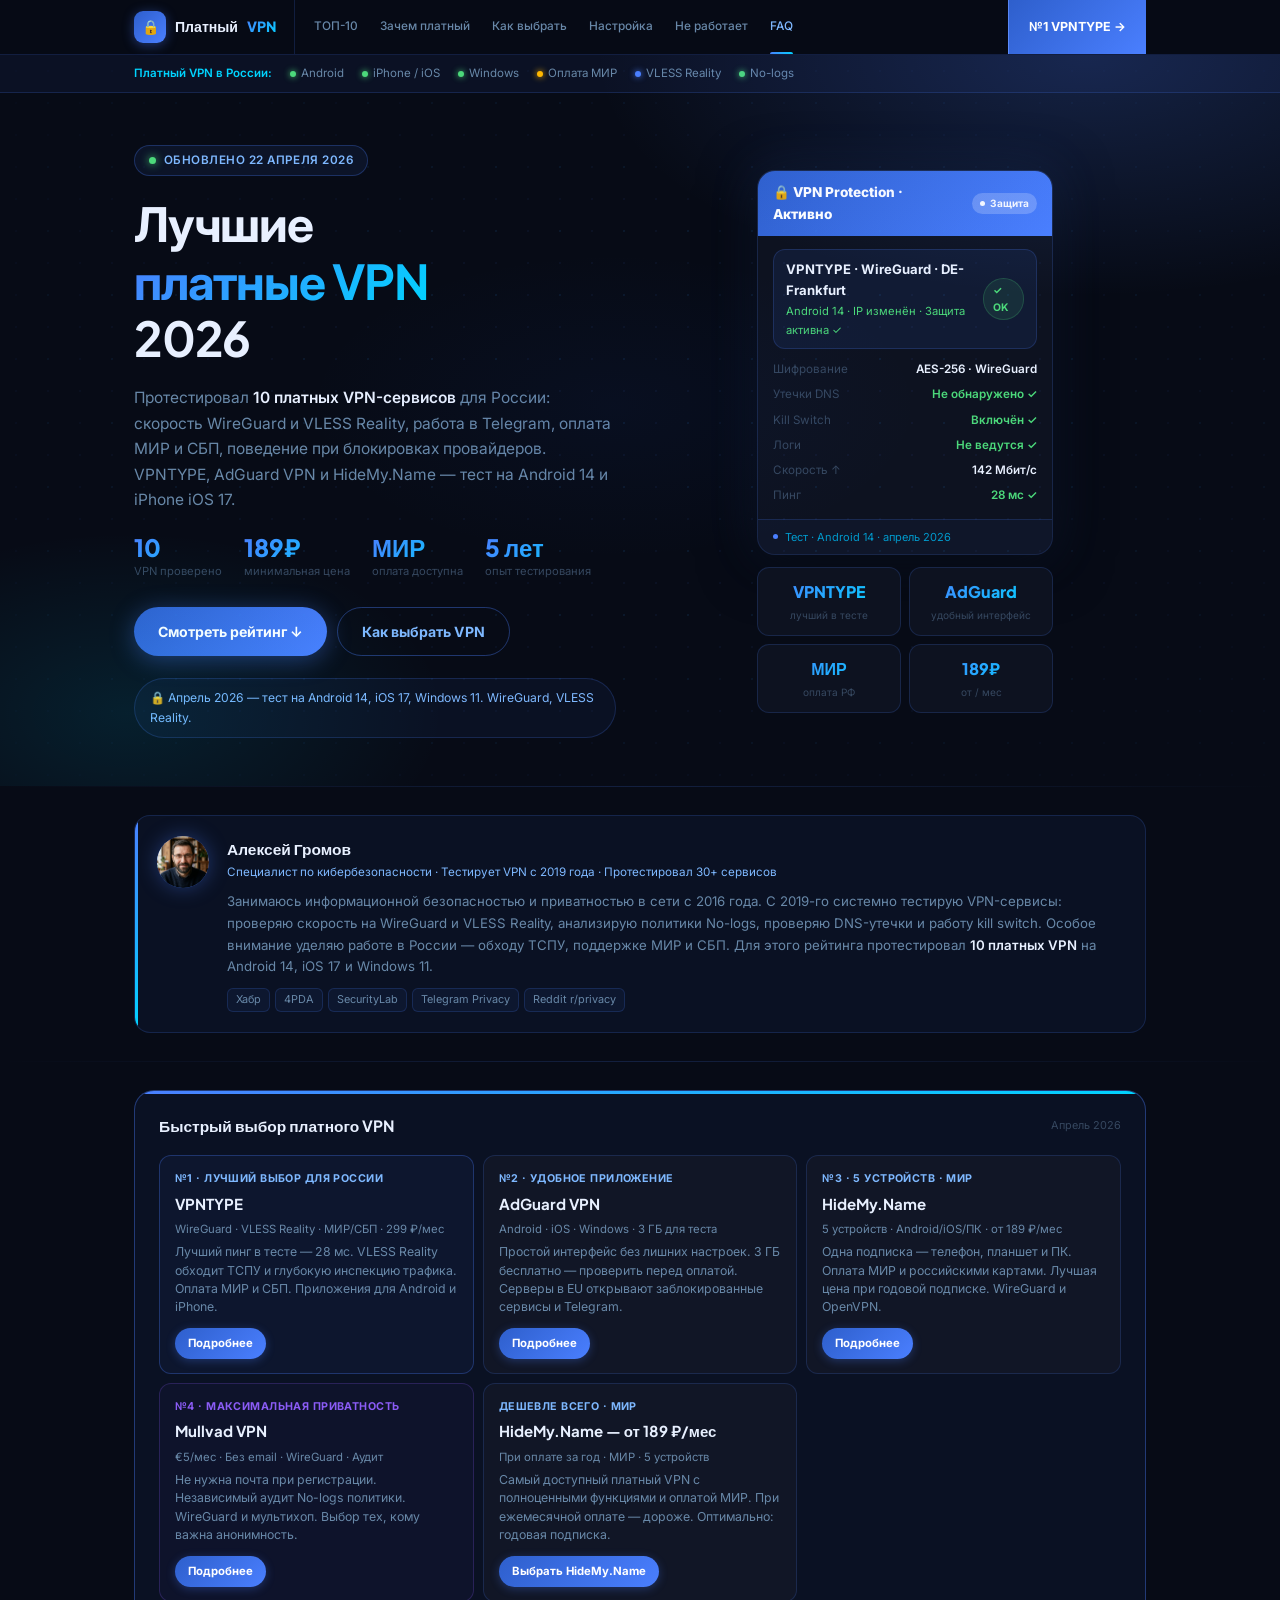
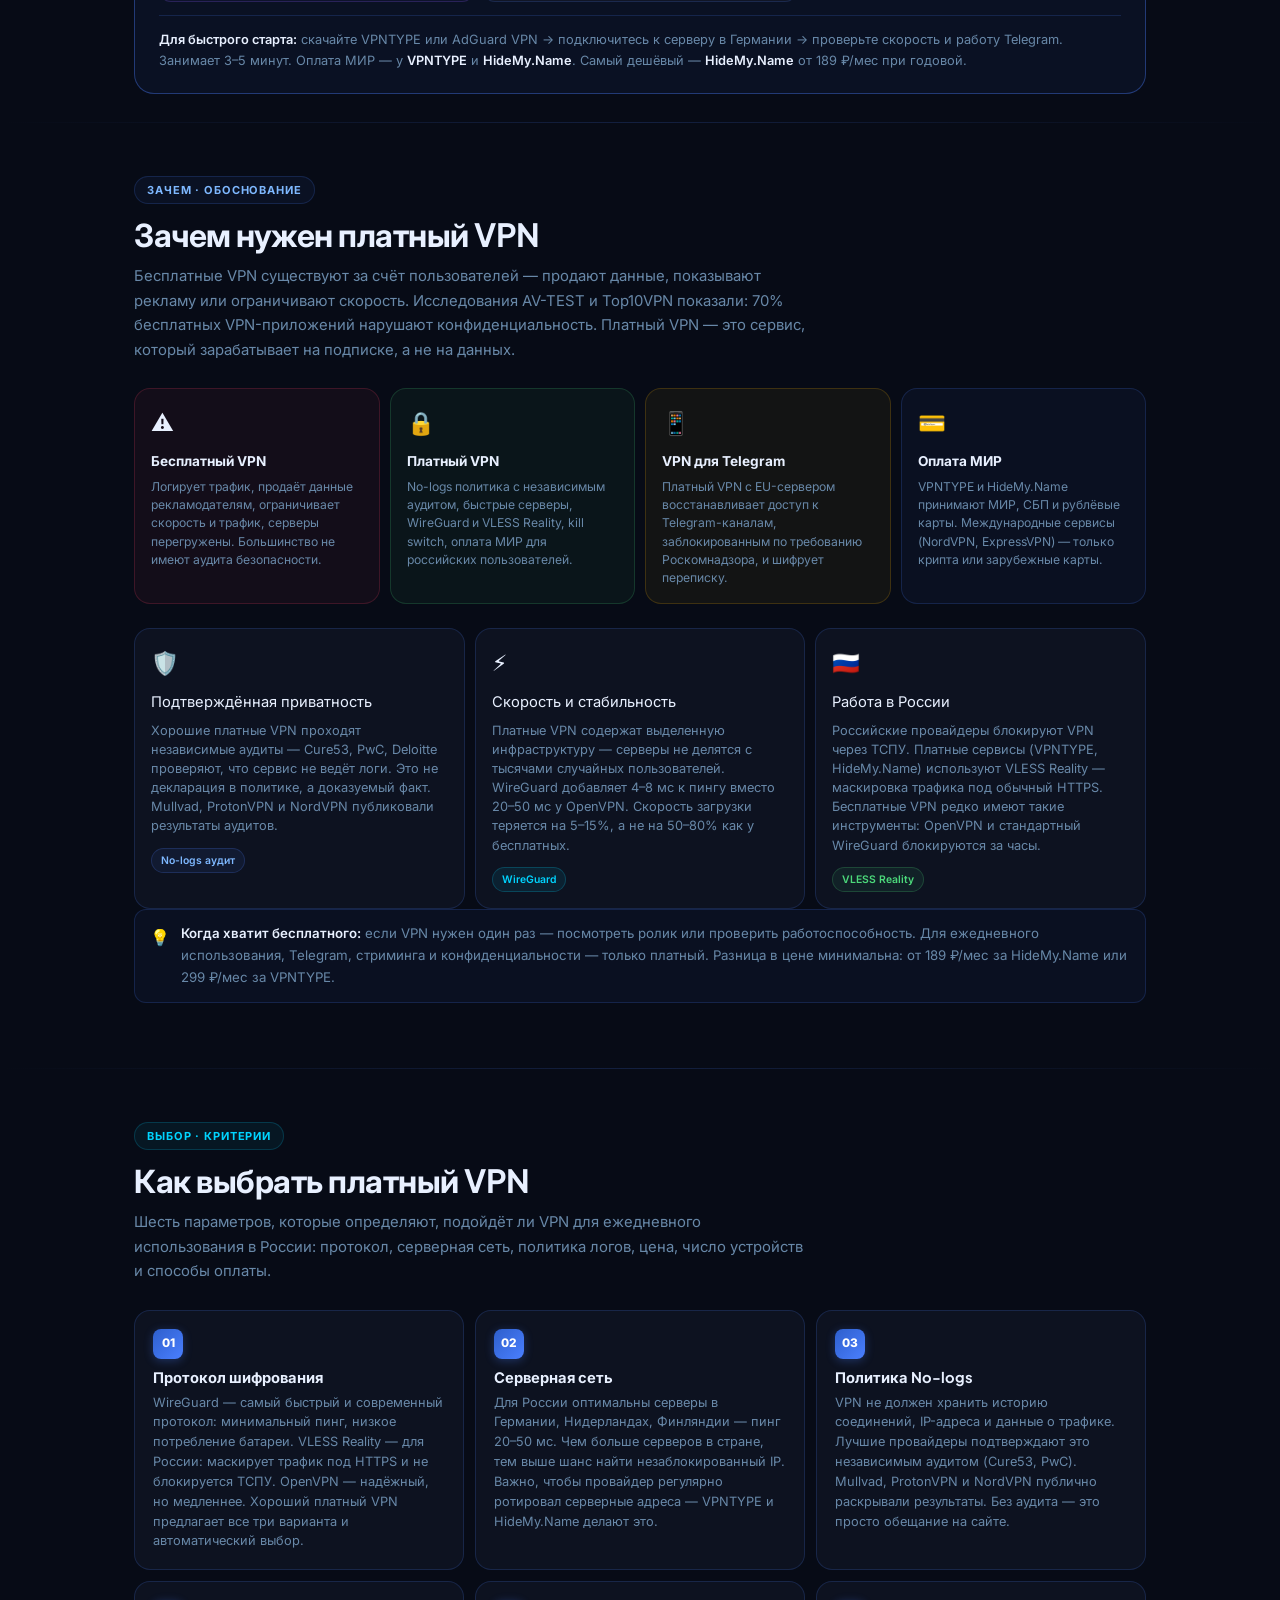
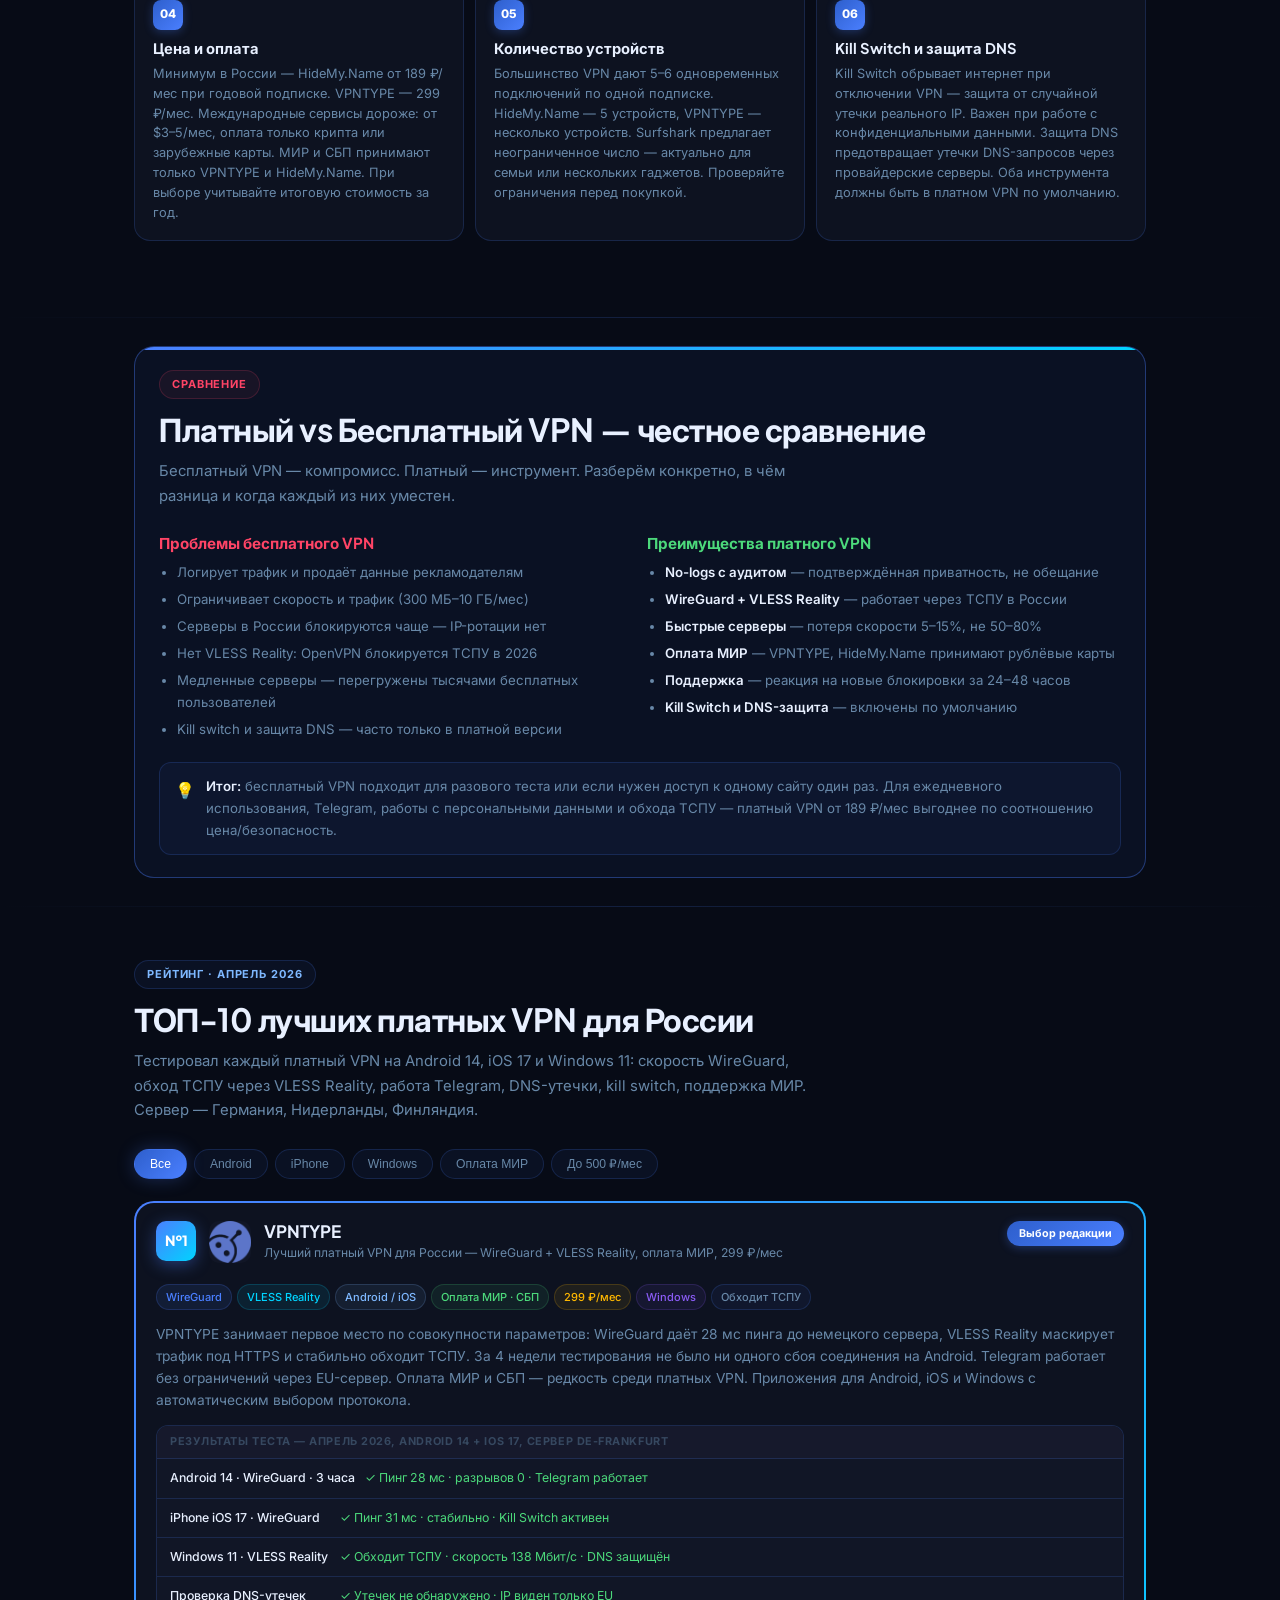
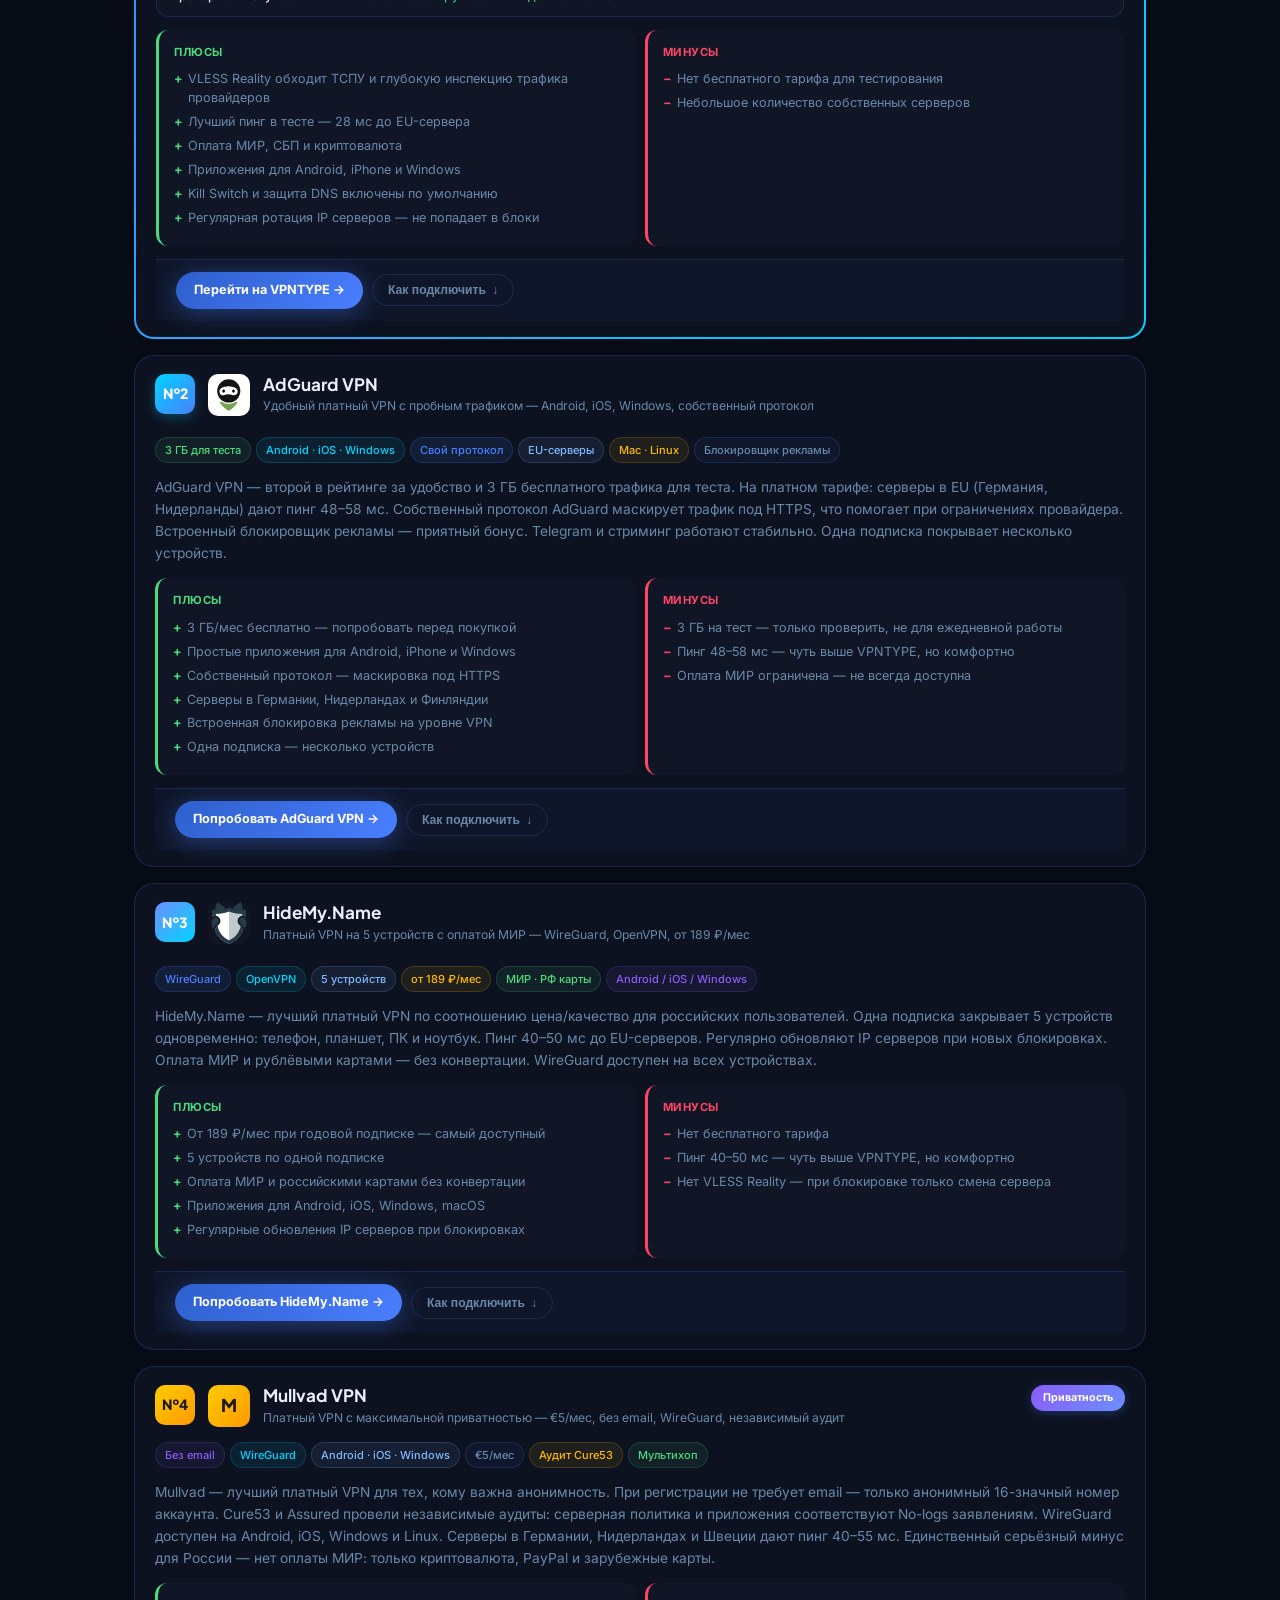
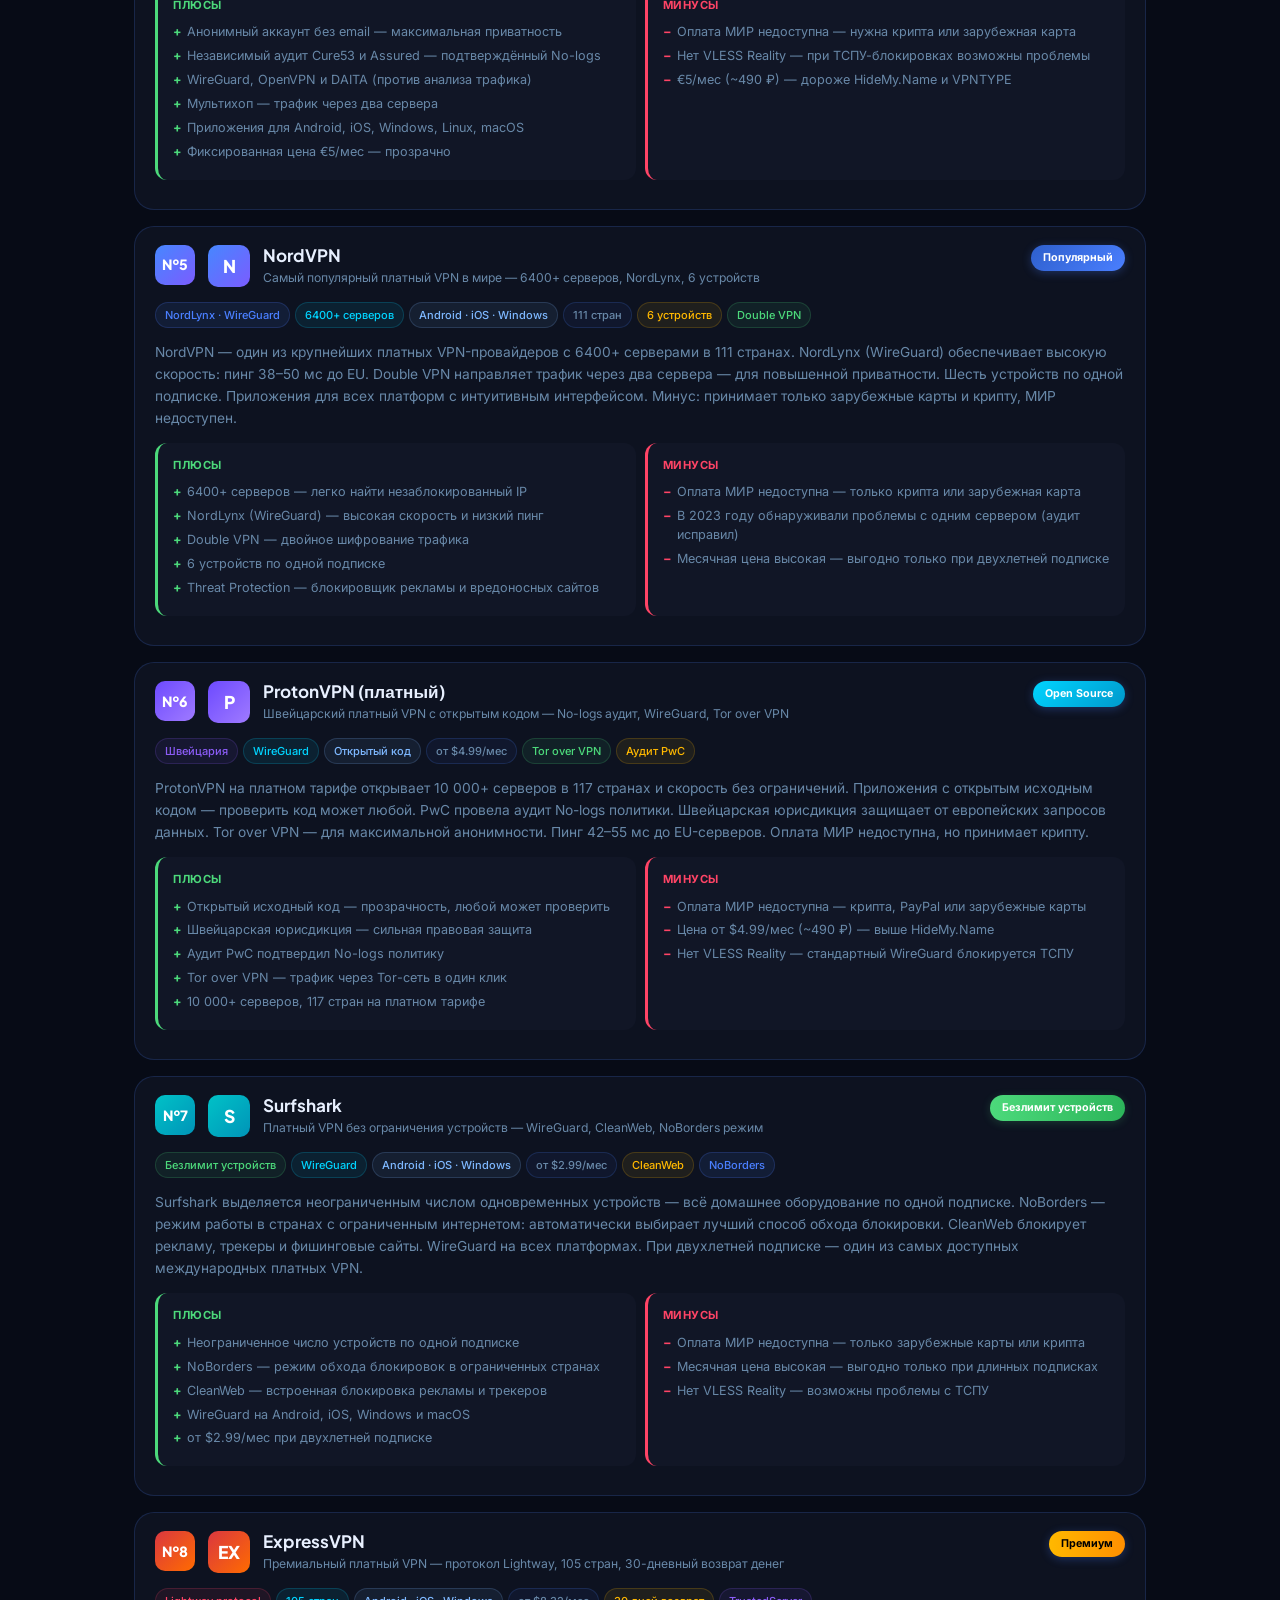
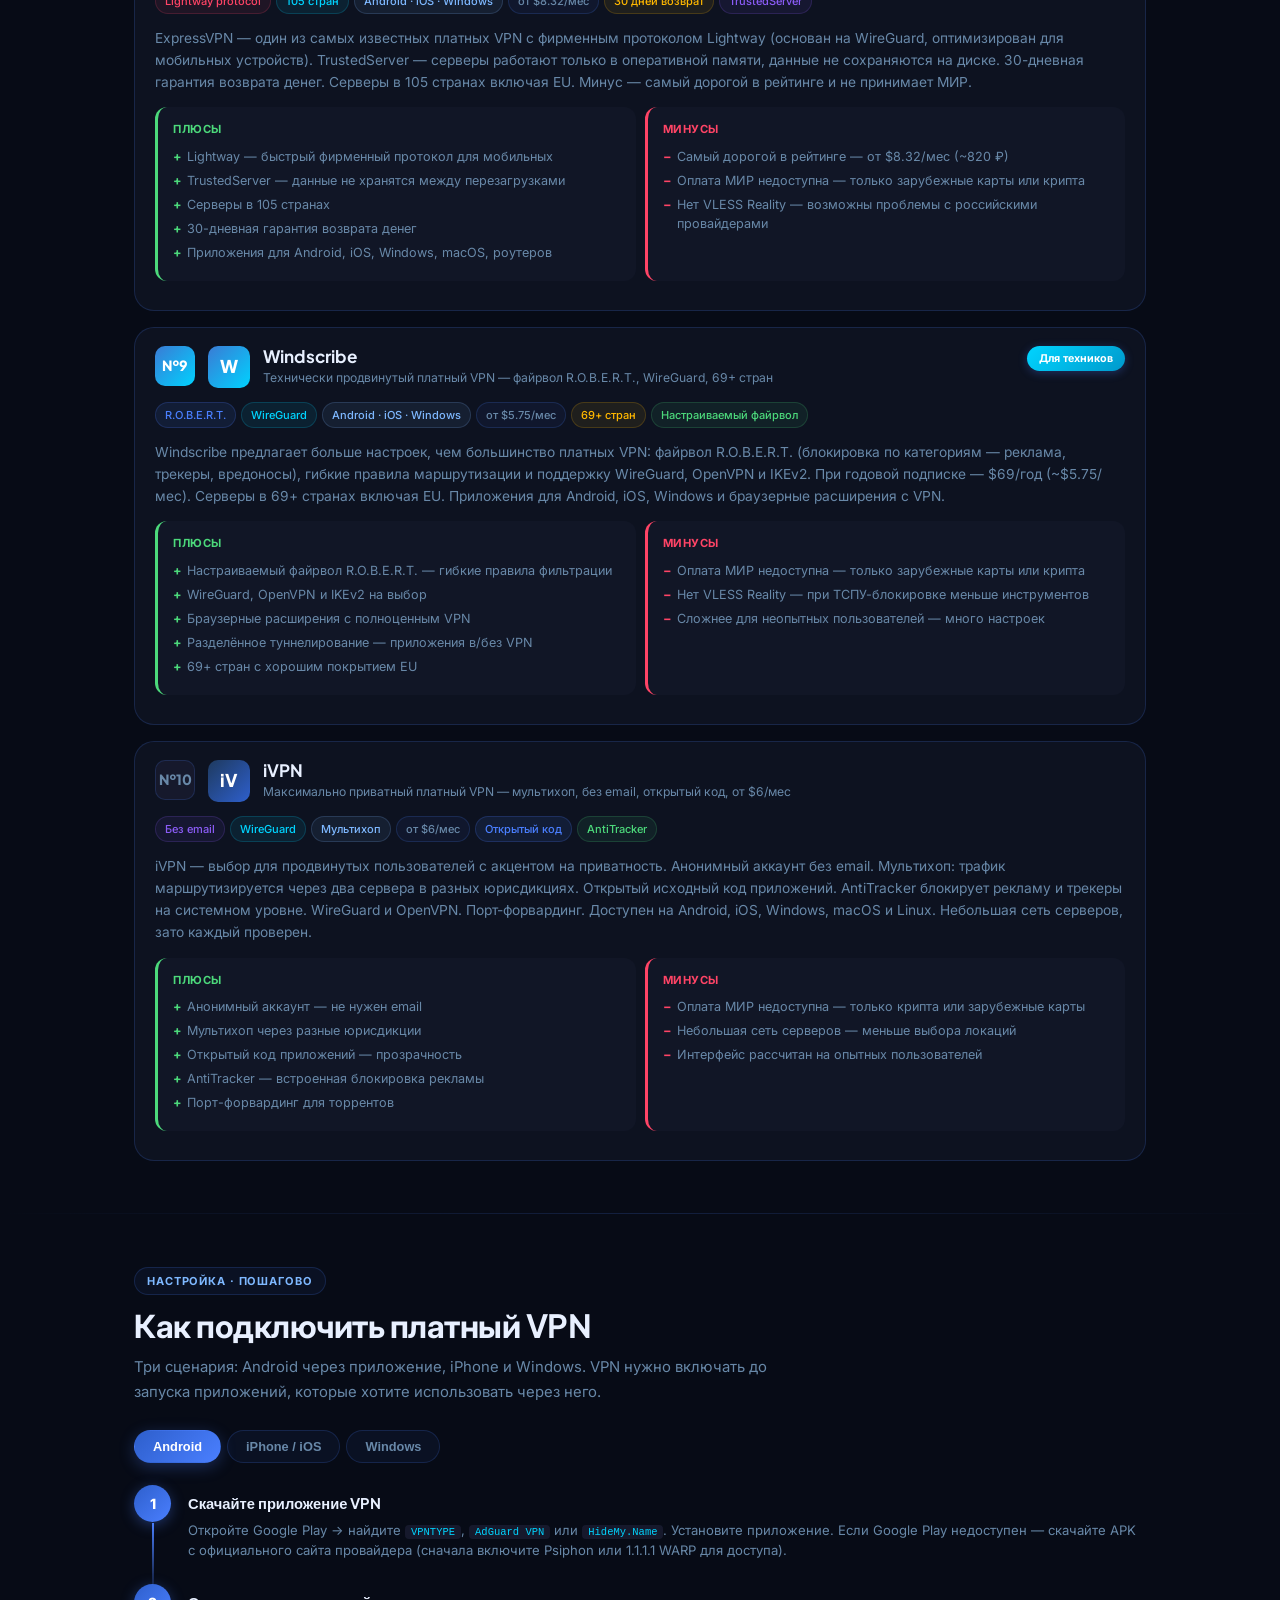
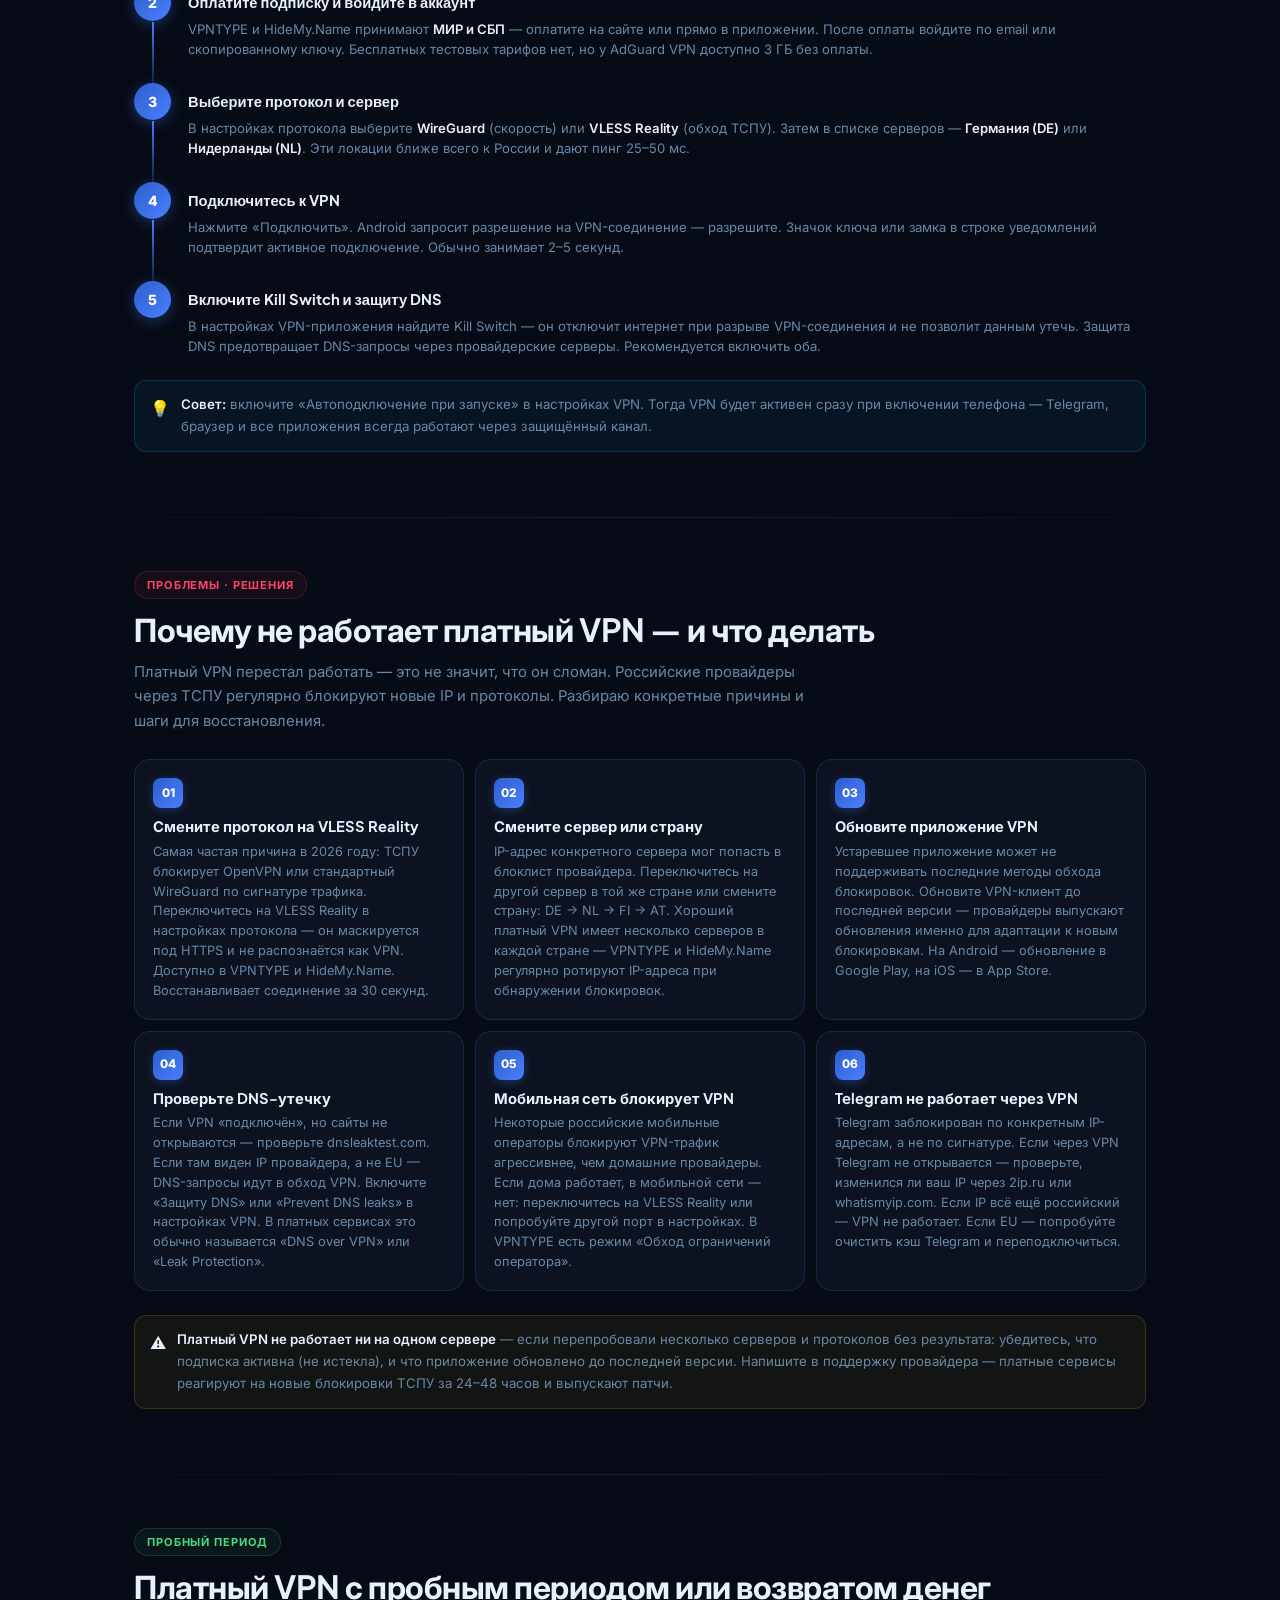
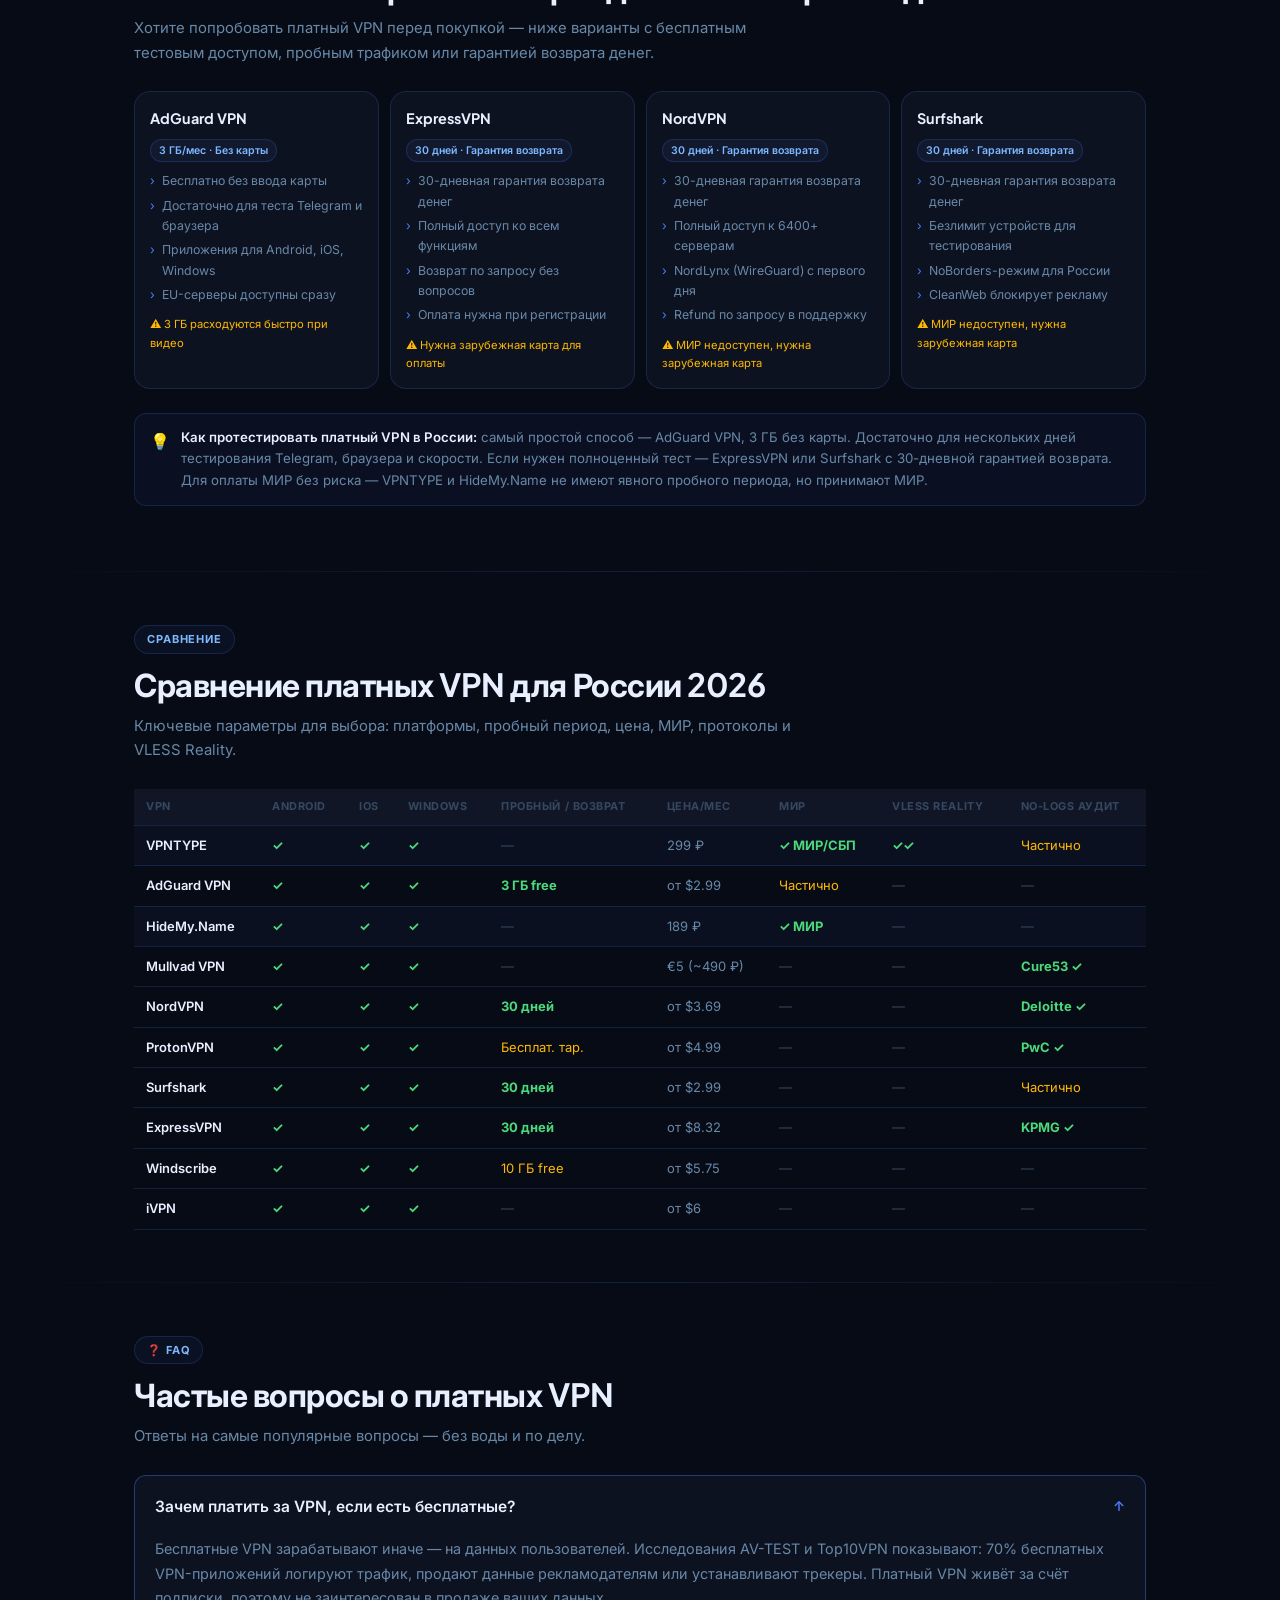
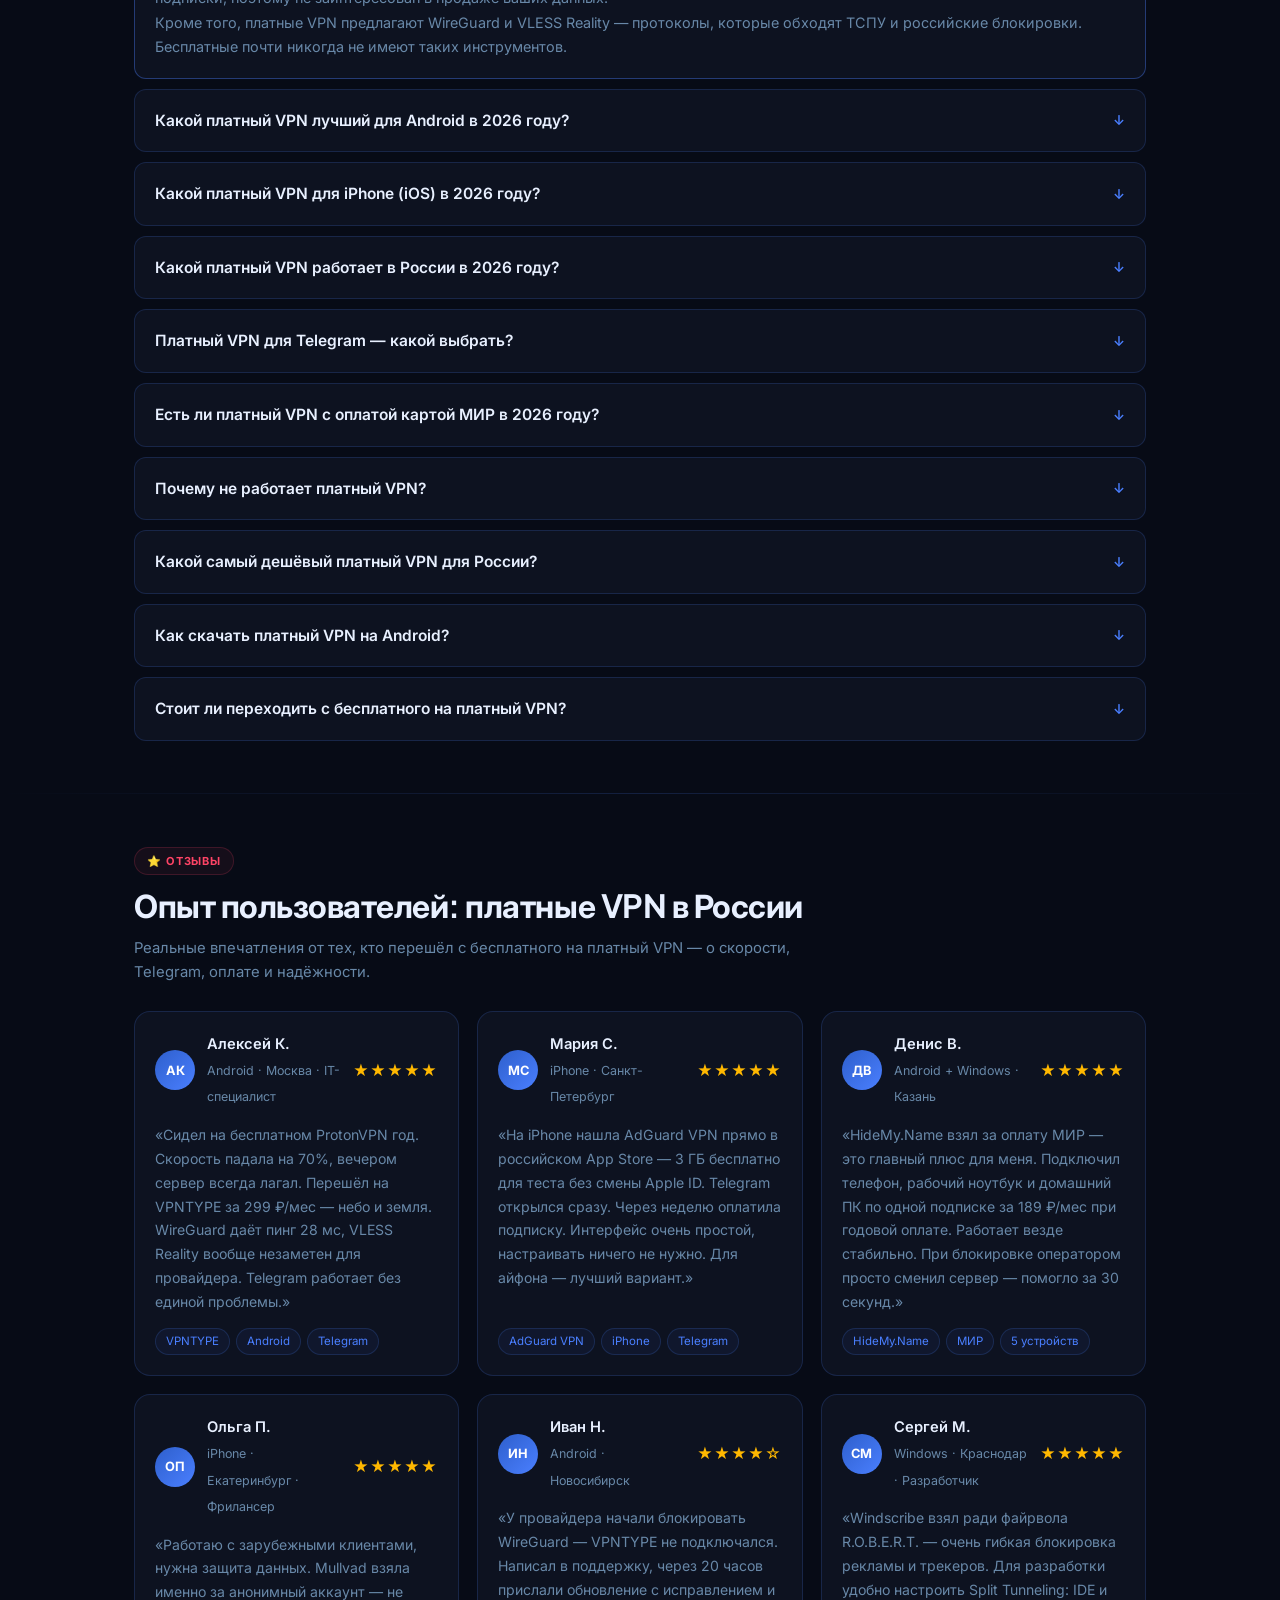
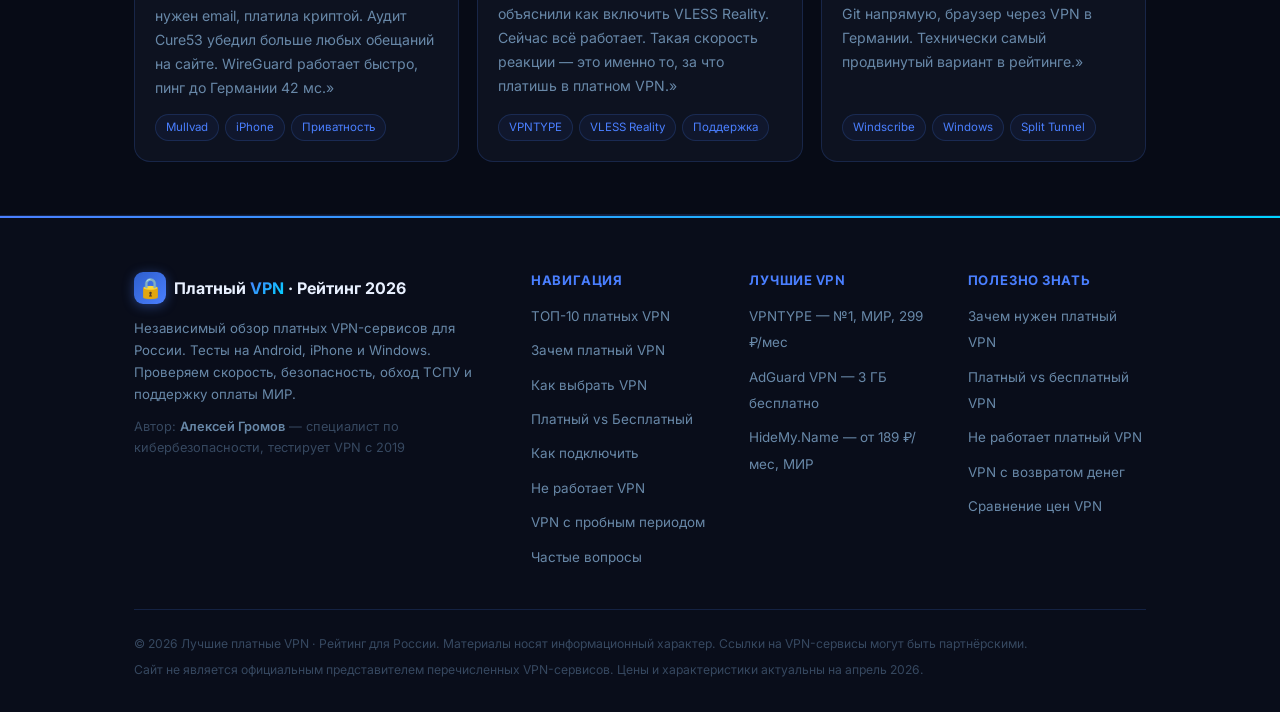
<file: index.html>
<!DOCTYPE html>
<html lang="ru">
<head>
<meta charset="UTF-8">
<meta name="viewport" content="width=device-width, initial-scale=1.0">
<title>Лучшие платные VPN 2026 — ТОП-10 для России: тест и сравнение</title>
<meta name="description" content="Рейтинг лучших платных VPN для России 2026: VPNTYPE, AdGuard VPN, HideMy.Name, Mullvad, NordVPN. Тест на Android и iPhone, оплата МИР и СБП, цены от 189 ₽/мес. Что реально работает в 2026 году.">
<meta name="keywords" content="платный впн, лучшие платные впн, платный впн в России, топ платных впн, платный впн 2026, платный впн для андроид, платный впн на айфон, впн с оплатой МИР, рейтинг платных впн">
<link rel="icon" type="image/svg+xml" href="favicon.svg">
<link rel="shortcut icon" href="favicon.svg">
<link rel="apple-touch-icon" href="favicon.svg">
<meta name="theme-color" content="#4A7FFF">
<link rel="stylesheet" href="styles.css">
<link rel="preconnect" href="https://fonts.googleapis.com">
<link rel="preconnect" href="https://fonts.gstatic.com" crossorigin>
<link href="https://fonts.googleapis.com/css2?family=Plus+Jakarta+Sans:wght@400;500;600;700;800&family=Inter:wght@400;500;600;700&display=swap" rel="stylesheet">
<meta property="og:title" content="Лучшие платные VPN 2026 — ТОП-10 для России">
<meta property="og:description" content="Рейтинг платных VPN: VPNTYPE, AdGuard VPN, HideMy.Name. Тест на Android и iPhone, оплата МИР, от 189 ₽/мес. Апрель 2026.">
<meta property="og:type" content="article">
<meta property="og:locale" content="ru_RU">
  <!-- Yandex.Metrika counter -->
<script type="text/javascript">
    (function(m,e,t,r,i,k,a){
        m[i]=m[i]||function(){(m[i].a=m[i].a||[]).push(arguments)};
        m[i].l=1*new Date();
        for (var j = 0; j < document.scripts.length; j++) {if (document.scripts[j].src === r) { return; }}
        k=e.createElement(t),a=e.getElementsByTagName(t)[0],k.async=1,k.src=r,a.parentNode.insertBefore(k,a)
    })(window, document,'script','https://mc.yandex.ru/metrika/tag.js?id=108729308', 'ym');

    ym(108729308, 'init', {ssr:true, webvisor:true, clickmap:true, ecommerce:"dataLayer", referrer: document.referrer, url: location.href, accurateTrackBounce:true, trackLinks:true});
</script>
<noscript><div><img src="https://mc.yandex.ru/watch/108729308" style="position:absolute; left:-9999px;" alt="" /></div></noscript>
<!-- /Yandex.Metrika counter -->
<script type="application/ld+json">
{
  "@context": "https://schema.org",
  "@type": "Article",
  "headline": "Лучшие платные VPN 2026 — рейтинг ТОП-10 для России",
  "description": "Обзор и сравнение 10 платных VPN-сервисов для России: скорость, приватность, оплата МИР, работа на Android и iPhone. VPNTYPE, AdGuard VPN, HideMy.Name — тест апреля 2026.",
  "datePublished": "2026-04-01",
  "dateModified": "2026-04-22",
  "author": {
    "@type": "Person",
    "name": "Алексей Громов",
    "jobTitle": "Специалист по кибербезопасности и приватности данных",
    "description": "Занимаюсь тестированием VPN-сервисов с 2019 года. Проверил более 30 провайдеров для личного использования и обзоров. Оцениваю скорость, политику No-logs, протоколы шифрования и работу в российских условиях: обход блокировок провайдеров, ТСПУ, поддержку МИР и СБП."
  },
  "publisher": { "@type": "Organization", "name": "Лучшие платные VPN · Рейтинг 2026" },
  "inLanguage": "ru"
}
</script>
<script type="application/ld+json">
{
  "@context": "https://schema.org",
  "@type": "ItemList",
  "name": "ТОП-10 лучших платных VPN для России 2026",
  "numberOfItems": 10,
  "itemListElement": [
    { "@type": "ListItem", "position": 1,  "name": "VPNTYPE",     "description": "Лучший платный VPN для России — WireGuard + VLESS Reality, 299 ₽/мес, оплата МИР и СБП" },
    { "@type": "ListItem", "position": 2,  "name": "AdGuard VPN", "description": "Удобный платный VPN — Android, iOS, Windows, серверы EU, собственный протокол шифрования" },
    { "@type": "ListItem", "position": 3,  "name": "HideMy.Name", "description": "Платный VPN на 5 устройств с оплатой МИР — WireGuard, OpenVPN, от 189 ₽/мес при годовой" },
    { "@type": "ListItem", "position": 4,  "name": "Mullvad VPN", "description": "Платный VPN с максимальной приватностью — €5/мес, без email, WireGuard, независимый аудит" },
    { "@type": "ListItem", "position": 5,  "name": "NordVPN",     "description": "Популярный платный VPN — 6400+ серверов в 111 странах, NordLynx, 6 устройств" },
    { "@type": "ListItem", "position": 6,  "name": "ProtonVPN",   "description": "Швейцарский платный VPN с открытым кодом — No-logs аудит, WireGuard, Tor over VPN" },
    { "@type": "ListItem", "position": 7,  "name": "Surfshark",   "description": "Платный VPN без ограничения устройств — WireGuard, CleanWeb, NoBorders режим" },
    { "@type": "ListItem", "position": 8,  "name": "ExpressVPN",  "description": "Премиальный платный VPN — Lightway protocol, 105 стран, 30-дневный возврат денег" },
    { "@type": "ListItem", "position": 9,  "name": "Windscribe",  "description": "Технически продвинутый платный VPN — настраиваемый файрвол, WireGuard, 69+ стран" },
    { "@type": "ListItem", "position": 10, "name": "iVPN",        "description": "Максимально приватный платный VPN — мультихоп, без email, открытый код, от $6/мес" }
  ]
}
</script>
<script type="application/ld+json">
{
  "@context": "https://schema.org",
  "@type": "FAQPage",
  "mainEntity": [
    {
      "@type": "Question",
      "name": "Зачем платить за VPN, если есть бесплатные?",
      "acceptedAnswer": { "@type": "Answer", "text": "Бесплатные VPN зарабатывают на данных пользователей: логируют трафик, продают статистику рекламодателям или показывают рекламу. Исследования (AV-TEST, Top10VPN) показали, что 70% бесплатных VPN-приложений нарушают конфиденциальность. Платные VPN живут за счёт подписки, имеют подтверждённую No-logs политику, быстрые серверы и обходят блокировки через VLESS Reality и WireGuard." }
    },
    {
      "@type": "Question",
      "name": "Какой платный VPN лучший для Android в 2026 году?",
      "acceptedAnswer": { "@type": "Answer", "text": "Для Android в 2026 году лучший платный VPN — VPNTYPE: WireGuard + VLESS Reality, пинг 28 мс, оплата МИР, 299 ₽/мес. Также хороши AdGuard VPN (простое приложение, от $2.99) и HideMy.Name (5 устройств, МИР, от 189 ₽/мес). Для максимальной приватности — Mullvad VPN (€5/мес, без email)." }
    },
    {
      "@type": "Question",
      "name": "Какой платный VPN работает в России в 2026 году?",
      "acceptedAnswer": { "@type": "Answer", "text": "В России в 2026 году надёжно работают VPNTYPE (VLESS Reality обходит ТСПУ), HideMy.Name (регулярно обновляют IP и методы маскировки) и AdGuard VPN (собственный протокол). Все три поддерживают оплату российскими картами. Mullvad, NordVPN и ProtonVPN также работают, но без гарантий на всех провайдерах." }
    },
    {
      "@type": "Question",
      "name": "Есть ли платный VPN с оплатой картой МИР?",
      "acceptedAnswer": { "@type": "Answer", "text": "Да: VPNTYPE принимает МИР, СБП и криптовалюту. HideMy.Name принимает МИР и российские карты. AdGuard VPN принимает МИР с ограничениями. Международные сервисы (NordVPN, ExpressVPN, Surfshark) МИР не поддерживают — там используют крипту или зарубежные карты." }
    },
    {
      "@type": "Question",
      "name": "Почему не работает платный VPN?",
      "acceptedAnswer": { "@type": "Answer", "text": "Основные причины: 1) Провайдер блокирует VPN-протокол через ТСПУ — переключитесь на VLESS Reality или WireGuard. 2) Заблокирован IP сервера — смените сервер или страну. 3) Устарело приложение VPN — обновите клиент. 4) DNS-утечка — включите защиту DNS в настройках. Платные VPN реагируют на новые блокировки значительно быстрее бесплатных." }
    }
  ]
}
</script>
</head>

<body>
<div id="read-progress"></div>

<!-- NAVIGATION -->
<nav class="site-nav" role="navigation" aria-label="Основная навигация">
  <div class="container">
    <div class="nav-inner">
      <a href="#" class="nav-logo">
        <div class="logo-icon">🔒</div>
        Платный <span class="logo-word">VPN</span>
      </a>
      <ul class="nav-tabs">
        <li><a href="#top10">ТОП-10</a></li>
        <li><a href="#why-paid">Зачем платный</a></li>
        <li><a href="#how-to-choose">Как выбрать</a></li>
        <li><a href="#setup">Настройка</a></li>
        <li><a href="#troubleshoot">Не работает</a></li>
        <li><a href="#faq">FAQ</a></li>
      </ul>
      <a href="#vpntype-card" class="nav-cta">№1 VPNTYPE →</a>
      <button class="burger" id="burger-btn" aria-label="Меню" aria-expanded="false">
        <span></span><span></span><span></span>
      </button>
    </div>
  </div>
</nav>

<div class="mobile-menu" id="mobile-menu">
  <a href="#top10">ТОП-10 платных VPN</a>
  <a href="#why-paid">Зачем платить за VPN</a>
  <a href="#how-to-choose">Как выбрать VPN</a>
  <a href="#paid-vs-free">Платный vs Бесплатный</a>
  <a href="#setup">Как подключить VPN</a>
  <a href="#troubleshoot">Не работает VPN</a>
  <a href="#trial">Пробный период</a>
  <a href="#compare">Сравнение VPN</a>
  <a href="#faq">Частые вопросы</a>
  <a href="#vpntype-card" class="mm-cta">Попробовать VPNTYPE №1 →</a>
</div>

<!-- HERO — полный редизайн под тему платных VPN -->
<section class="hero" aria-label="Лучшие платные VPN 2026">
  <div class="hero-bg"></div>

  <!-- Статус-бар -->
  <div class="cr-platform-bar">
    <div class="container">
      <div class="cr-platform-inner">
        <span class="cr-plbl">Платный VPN в России:</span>
        <span class="cr-pitem"><span class="cr-pdot"></span>Android</span>
        <span class="cr-pitem"><span class="cr-pdot"></span>iPhone / iOS</span>
        <span class="cr-pitem"><span class="cr-pdot"></span>Windows</span>
        <span class="cr-pitem"><span class="cr-pdot amber"></span>Оплата МИР</span>
        <span class="cr-pitem"><span class="cr-pdot blue"></span>VLESS Reality</span>
        <span class="cr-pitem"><span class="cr-pdot"></span>No-logs</span>
      </div>
    </div>
  </div>

  <div class="hero-body">
    <div class="container">
      <div class="hero-grid">
        <!-- Левая колонка: заголовок и описание -->
        <div class="hero-content">
          <div class="hero-eyebrow fade-up">
            <span class="live-dot"></span>Обновлено 22 апреля 2026
          </div>
          <h1 class="hero-title fade-up">
            Лучшие<br>
            <span class="hl">платные VPN</span><br>
            2026
          </h1>
          <p class="hero-desc fade-up delay-1">
            Протестировал <strong>10 платных VPN-сервисов</strong> для России: скорость WireGuard и VLESS Reality, работа в Telegram, оплата МИР и СБП, поведение при блокировках провайдеров. VPNTYPE, AdGuard VPN и HideMy.Name — тест на Android 14 и iPhone iOS 17.
          </p>
          <div class="hero-stats fade-up delay-2">
            <div class="hero-stat"><span class="stat-val">10</span><span class="stat-lbl">VPN проверено</span></div>
            <div class="hero-stat"><span class="stat-val">189₽</span><span class="stat-lbl">минимальная цена</span></div>
            <div class="hero-stat"><span class="stat-val">МИР</span><span class="stat-lbl">оплата доступна</span></div>
            <div class="hero-stat"><span class="stat-val">5 лет</span><span class="stat-lbl">опыт тестирования</span></div>
          </div>
          <div class="hero-actions fade-up delay-3">
            <a href="#top10" class="btn btn-primary">Смотреть рейтинг ↓</a>
            <a href="#how-to-choose" class="btn btn-ghost">Как выбрать VPN</a>
          </div>
          <div class="update-bar fade-up delay-3">
            🔒 Апрель 2026 — тест на Android 14, iOS 17, Windows 11. WireGuard, VLESS Reality.
          </div>
        </div>

        <!-- Правая колонка: виджет защиты VPN -->
        <div class="hero-visual">
          <div class="cr-widget">
            <div class="cr-widget-header">
              <div class="cr-widget-title">🔒 VPN Protection · Активно</div>
              <div class="cr-live-pill">
                <span class="cr-blink"></span>Защита
              </div>
            </div>
            <div class="cr-widget-body">
              <div class="cr-conn-row">
                <div>
                  <div class="cr-conn-name">VPNTYPE · WireGuard · DE-Frankfurt</div>
                  <div class="cr-conn-sub">Android 14 · IP изменён · Защита активна ✓</div>
                </div>
                <div class="cr-conn-badge">✓ OK</div>
              </div>
              <div class="cr-stats-list">
                <div class="cr-stat-row">
                  <span class="cr-stat-key">Шифрование</span>
                  <span class="cr-stat-val">AES-256 · WireGuard</span>
                </div>
                <div class="cr-stat-row">
                  <span class="cr-stat-key">Утечки DNS</span>
                  <span class="cr-stat-val" style="color:var(--green)">Не обнаружено ✓</span>
                </div>
                <div class="cr-stat-row">
                  <span class="cr-stat-key">Kill Switch</span>
                  <span class="cr-stat-val" style="color:var(--green)">Включён ✓</span>
                </div>
                <div class="cr-stat-row">
                  <span class="cr-stat-key">Логи</span>
                  <span class="cr-stat-val" style="color:var(--green)">Не ведутся ✓</span>
                </div>
                <div class="cr-stat-row">
                  <span class="cr-stat-key">Скорость ↑</span>
                  <span class="cr-stat-val">142 Мбит/с</span>
                </div>
                <div class="cr-stat-row">
                  <span class="cr-stat-key">Пинг</span>
                  <span class="cr-stat-val" style="color:var(--green)">28 мс ✓</span>
                </div>
              </div>
            </div>
            <div class="cr-widget-footer">
              <div class="cr-footer-dot"></div>
              Тест · Android 14 · апрель 2026
            </div>
          </div>
          <div class="hero-side-grid">
            <div class="hero-side-card"><div class="val">VPNTYPE</div><div class="lbl">лучший в тесте</div></div>
            <div class="hero-side-card"><div class="val">AdGuard</div><div class="lbl">удобный интерфейс</div></div>
            <div class="hero-side-card"><div class="val">МИР</div><div class="lbl">оплата РФ</div></div>
            <div class="hero-side-card"><div class="val">189₽</div><div class="lbl">от / мес</div></div>
          </div>
        </div>
      </div>
    </div>
  </div>
</section>

<div class="divider"></div>
<!-- AUTHOR -->
<section class="section-sm">
  <div class="container">
    <div class="author-box">
      <div class="author-photo">
        <img src="author.jpg" alt="Алексей Громов" onerror="this.style.display='none';this.parentNode.innerHTML='&#128272;'">
      </div>
      <div class="author-info">
        <div class="author-name">Алексей Громов</div>
        <div class="author-role">Специалист по кибербезопасности · Тестирует VPN с 2019 года · Протестировал 30+ сервисов</div>
        <p class="author-bio">
          Занимаюсь информационной безопасностью и приватностью в сети с 2016 года. С 2019-го системно тестирую VPN-сервисы: проверяю скорость на WireGuard и VLESS Reality, анализирую политики No-logs, проверяю DNS-утечки и работу kill switch. Особое внимание уделяю работе в России — обходу ТСПУ, поддержке МИР и СБП. Для этого рейтинга протестировал <strong>10 платных VPN</strong> на Android 14, iOS 17 и Windows 11.
        </p>
        <div class="author-pubs">
          <span class="author-pub">Хабр</span>
          <span class="author-pub">4PDA</span>
          <span class="author-pub">SecurityLab</span>
          <span class="author-pub">Telegram Privacy</span>
          <span class="author-pub">Reddit r/privacy</span>
        </div>
      </div>
    </div>
  </div>
</section>

<div class="divider"></div>

<!-- TL;DR — БЫСТРЫЙ ВЫБОР -->
<section class="section-sm" id="tldr">
  <div class="container">
    <div class="tldr-panel">
      <div class="tldr-header">
        <div class="tldr-label">Быстрый выбор платного VPN</div>
        <div class="tldr-updated">Апрель 2026</div>
      </div>
      <div class="tldr-grid">
        <div class="tldr-card featured">
          <div class="tldr-rank">№1 · Лучший выбор для России</div>
          <div class="tldr-name">VPNTYPE</div>
          <div class="tldr-tag">WireGuard · VLESS Reality · МИР/СБП · 299 ₽/мес</div>
          <div class="tldr-desc">Лучший пинг в тесте — 28 мс. VLESS Reality обходит ТСПУ и глубокую инспекцию трафика. Оплата МИР и СБП. Приложения для Android и iPhone.</div>
          <a href="#vpntype-card" class="tldr-btn">Подробнее</a>
        </div>
        <div class="tldr-card">
          <div class="tldr-rank">№2 · Удобное приложение</div>
          <div class="tldr-name">AdGuard VPN</div>
          <div class="tldr-tag">Android · iOS · Windows · 3 ГБ для теста</div>
          <div class="tldr-desc">Простой интерфейс без лишних настроек. 3 ГБ бесплатно — проверить перед оплатой. Серверы в EU открывают заблокированные сервисы и Telegram.</div>
          <a href="#adguard-card" class="tldr-btn">Подробнее</a>
        </div>
        <div class="tldr-card">
          <div class="tldr-rank">№3 · 5 устройств · МИР</div>
          <div class="tldr-name">HideMy.Name</div>
          <div class="tldr-tag">5 устройств · Android/iOS/ПК · от 189 ₽/мес</div>
          <div class="tldr-desc">Одна подписка — телефон, планшет и ПК. Оплата МИР и российскими картами. Лучшая цена при годовой подписке. WireGuard и OpenVPN.</div>
          <a href="#hidemy-card" class="tldr-btn">Подробнее</a>
        </div>
        <div class="tldr-card privacy">
          <div class="tldr-rank">№4 · Максимальная приватность</div>
          <div class="tldr-name">Mullvad VPN</div>
          <div class="tldr-tag">€5/мес · Без email · WireGuard · Аудит</div>
          <div class="tldr-desc">Не нужна почта при регистрации. Независимый аудит No-logs политики. WireGuard и мультихоп. Выбор тех, кому важна анонимность.</div>
          <a href="#mullvad-card" class="tldr-btn">Подробнее</a>
        </div>
        <div class="tldr-card">
          <div class="tldr-rank">Дешевле всего · МИР</div>
          <div class="tldr-name">HideMy.Name — от 189 ₽/мес</div>
          <div class="tldr-tag">При оплате за год · МИР · 5 устройств</div>
          <div class="tldr-desc">Самый доступный платный VPN с полноценными функциями и оплатой МИР. При ежемесячной оплате — дороже. Оптимально: годовая подписка.</div>
          <a href="#hidemy-card" class="tldr-btn">Выбрать HideMy.Name</a>
        </div>
      </div>
      <div class="tldr-note">
        <strong>Для быстрого старта:</strong> скачайте VPNTYPE или AdGuard VPN → подключитесь к серверу в Германии → проверьте скорость и работу Telegram. Занимает 3–5 минут. Оплата МИР — у <strong>VPNTYPE</strong> и <strong>HideMy.Name</strong>. Самый дешёвый — <strong>HideMy.Name</strong> от 189 ₽/мес при годовой.
      </div>
    </div>
  </div>
</section>

<div class="divider"></div>

<!-- ЗАЧЕМ НУЖЕН ПЛАТНЫЙ VPN -->
<section class="section" id="why-paid">
  <div class="container">
    <div class="sec-badge">Зачем · Обоснование</div>
    <h2 class="section-title">Зачем нужен платный VPN</h2>
    <p class="section-intro">
      Бесплатные VPN существуют за счёт пользователей — продают данные, показывают рекламу или ограничивают скорость. Исследования AV-TEST и Top10VPN показали: 70% бесплатных VPN-приложений нарушают конфиденциальность. Платный VPN — это сервис, который зарабатывает на подписке, а не на данных.
    </p>
    <div class="status-grid">
      <div class="status-card blocked">
        <div class="status-icon">⚠️</div>
        <div class="status-title">Бесплатный VPN</div>
        <div class="status-desc">Логирует трафик, продаёт данные рекламодателям, ограничивает скорость и трафик, серверы перегружены. Большинство не имеют аудита безопасности.</div>
      </div>
      <div class="status-card works">
        <div class="status-icon">🔒</div>
        <div class="status-title">Платный VPN</div>
        <div class="status-desc">No-logs политика с независимым аудитом, быстрые серверы, WireGuard и VLESS Reality, kill switch, оплата МИР для российских пользователей.</div>
      </div>
      <div class="status-card partial">
        <div class="status-icon">📱</div>
        <div class="status-title">VPN для Telegram</div>
        <div class="status-desc">Платный VPN с EU-сервером восстанавливает доступ к Telegram-каналам, заблокированным по требованию Роскомнадзора, и шифрует переписку.</div>
      </div>
      <div class="status-card info">
        <div class="status-icon">💳</div>
        <div class="status-title">Оплата МИР</div>
        <div class="status-desc">VPNTYPE и HideMy.Name принимают МИР, СБП и рублёвые карты. Международные сервисы (NordVPN, ExpressVPN) — только крипта или зарубежные карты.</div>
      </div>
    </div>
    <div class="bento-grid">
      <div class="bento-card">
        <div class="bento-icon">🛡️</div>
        <div class="bento-title">Подтверждённая приватность</div>
        <div class="bento-desc">Хорошие платные VPN проходят независимые аудиты — Cure53, PwC, Deloitte проверяют, что сервис не ведёт логи. Это не декларация в политике, а доказуемый факт. Mullvad, ProtonVPN и NordVPN публиковали результаты аудитов.</div>
        <span class="bento-badge">No-logs аудит</span>
      </div>
      <div class="bento-card">
        <div class="bento-icon">⚡</div>
        <div class="bento-title">Скорость и стабильность</div>
        <div class="bento-desc">Платные VPN содержат выделенную инфраструктуру — серверы не делятся с тысячами случайных пользователей. WireGuard добавляет 4–8 мс к пингу вместо 20–50 мс у OpenVPN. Скорость загрузки теряется на 5–15%, а не на 50–80% как у бесплатных.</div>
        <span class="bento-badge teal">WireGuard</span>
      </div>
      <div class="bento-card">
        <div class="bento-icon">🇷🇺</div>
        <div class="bento-title">Работа в России</div>
        <div class="bento-desc">Российские провайдеры блокируют VPN через ТСПУ. Платные сервисы (VPNTYPE, HideMy.Name) используют VLESS Reality — маскировка трафика под обычный HTTPS. Бесплатные VPN редко имеют такие инструменты: OpenVPN и стандартный WireGuard блокируются за часы.</div>
        <span class="bento-badge green">VLESS Reality</span>
      </div>
    </div>
    <div class="callout callout-info">
      <div class="callout-icon">💡</div>
      <div class="callout-body">
        <strong>Когда хватит бесплатного:</strong> если VPN нужен один раз — посмотреть ролик или проверить работоспособность. Для ежедневного использования, Telegram, стриминга и конфиденциальности — только платный. Разница в цене минимальна: от 189 ₽/мес за HideMy.Name или 299 ₽/мес за VPNTYPE.
      </div>
    </div>
  </div>
</section>

<div class="divider"></div>
<!-- КАК ВЫБРАТЬ ПЛАТНЫЙ VPN -->
<section class="section" id="how-to-choose">
  <div class="container">
    <div class="sec-badge teal">Выбор · Критерии</div>
    <h2 class="section-title">Как выбрать платный VPN</h2>
    <p class="section-intro">
      Шесть параметров, которые определяют, подойдёт ли VPN для ежедневного использования в России: протокол, серверная сеть, политика логов, цена, число устройств и способы оплаты.
    </p>
    <div class="info-cards">
      <div class="info-card">
        <div class="info-card-num">01</div>
        <h3 class="info-card-title">Протокол шифрования</h3>
        <p class="info-card-desc">WireGuard — самый быстрый и современный протокол: минимальный пинг, низкое потребление батареи. VLESS Reality — для России: маскирует трафик под HTTPS и не блокируется ТСПУ. OpenVPN — надёжный, но медленнее. Хороший платный VPN предлагает все три варианта и автоматический выбор.</p>
      </div>
      <div class="info-card">
        <div class="info-card-num">02</div>
        <h3 class="info-card-title">Серверная сеть</h3>
        <p class="info-card-desc">Для России оптимальны серверы в Германии, Нидерландах, Финляндии — пинг 20–50 мс. Чем больше серверов в стране, тем выше шанс найти незаблокированный IP. Важно, чтобы провайдер регулярно ротировал серверные адреса — VPNTYPE и HideMy.Name делают это.</p>
      </div>
      <div class="info-card">
        <div class="info-card-num">03</div>
        <h3 class="info-card-title">Политика No-logs</h3>
        <p class="info-card-desc">VPN не должен хранить историю соединений, IP-адреса и данные о трафике. Лучшие провайдеры подтверждают это независимым аудитом (Cure53, PwC). Mullvad, ProtonVPN и NordVPN публично раскрывали результаты. Без аудита — это просто обещание на сайте.</p>
      </div>
      <div class="info-card">
        <div class="info-card-num">04</div>
        <h3 class="info-card-title">Цена и оплата</h3>
        <p class="info-card-desc">Минимум в России — HideMy.Name от 189 ₽/мес при годовой подписке. VPNTYPE — 299 ₽/мес. Международные сервисы дороже: от $3–5/мес, оплата только крипта или зарубежные карты. МИР и СБП принимают только VPNTYPE и HideMy.Name. При выборе учитывайте итоговую стоимость за год.</p>
      </div>
      <div class="info-card">
        <div class="info-card-num">05</div>
        <h3 class="info-card-title">Количество устройств</h3>
        <p class="info-card-desc">Большинство VPN дают 5–6 одновременных подключений по одной подписке. HideMy.Name — 5 устройств, VPNTYPE — несколько устройств. Surfshark предлагает неограниченное число — актуально для семьи или нескольких гаджетов. Проверяйте ограничения перед покупкой.</p>
      </div>
      <div class="info-card">
        <div class="info-card-num">06</div>
        <h3 class="info-card-title">Kill Switch и защита DNS</h3>
        <p class="info-card-desc">Kill Switch обрывает интернет при отключении VPN — защита от случайной утечки реального IP. Важен при работе с конфиденциальными данными. Защита DNS предотвращает утечки DNS-запросов через провайдерские серверы. Оба инструмента должны быть в платном VPN по умолчанию.</p>
      </div>
    </div>
  </div>
</section>

<div class="divider"></div>

<!-- ПЛАТНЫЙ VS БЕСПЛАТНЫЙ VPN -->
<section class="section-sm" id="paid-vs-free">
  <div class="container">
    <div class="highlight-block">
      <div class="sec-badge rose">Сравнение</div>
      <h2 class="section-title">Платный vs Бесплатный VPN — честное сравнение</h2>
      <p class="section-intro">Бесплатный VPN — компромисс. Платный — инструмент. Разберём конкретно, в чём разница и когда каждый из них уместен.</p>
      <div class="two-col-grid">
        <div>
          <h3 style="font-size:.95rem;margin-bottom:10px;color:var(--rose)">Проблемы бесплатного VPN</h3>
          <ul class="inline-list">
            <li>Логирует трафик и продаёт данные рекламодателям</li>
            <li>Ограничивает скорость и трафик (300 МБ–10 ГБ/мес)</li>
            <li>Серверы в России блокируются чаще — IP-ротации нет</li>
            <li>Нет VLESS Reality: OpenVPN блокируется ТСПУ в 2026</li>
            <li>Медленные серверы — перегружены тысячами бесплатных пользователей</li>
            <li>Kill switch и защита DNS — часто только в платной версии</li>
          </ul>
        </div>
        <div>
          <h3 style="font-size:.95rem;margin-bottom:10px;color:var(--green)">Преимущества платного VPN</h3>
          <ul class="inline-list">
            <li><strong>No-logs с аудитом</strong> — подтверждённая приватность, не обещание</li>
            <li><strong>WireGuard + VLESS Reality</strong> — работает через ТСПУ в России</li>
            <li><strong>Быстрые серверы</strong> — потеря скорости 5–15%, не 50–80%</li>
            <li><strong>Оплата МИР</strong> — VPNTYPE, HideMy.Name принимают рублёвые карты</li>
            <li><strong>Поддержка</strong> — реакция на новые блокировки за 24–48 часов</li>
            <li><strong>Kill Switch и DNS-защита</strong> — включены по умолчанию</li>
          </ul>
        </div>
      </div>
      <div class="callout callout-info" style="margin-top:16px;margin-bottom:0">
        <div class="callout-icon">💡</div>
        <div class="callout-body">
          <strong>Итог:</strong> бесплатный VPN подходит для разового теста или если нужен доступ к одному сайту один раз. Для ежедневного использования, Telegram, работы с персональными данными и обхода ТСПУ — платный VPN от 189 ₽/мес выгоднее по соотношению цена/безопасность.
        </div>
      </div>
    </div>
  </div>
</section>

<div class="divider"></div>

<!-- TOP-10 ПЛАТНЫХ VPN -->
<section class="section" id="top10">
  <div class="container">
    <div class="sec-badge">Рейтинг · Апрель 2026</div>
    <h2 class="section-title">ТОП-10 лучших платных VPN для России</h2>
    <p class="section-intro">Тестировал каждый платный VPN на Android 14, iOS 17 и Windows 11: скорость WireGuard, обход ТСПУ через VLESS Reality, работа Telegram, DNS-утечки, kill switch, поддержка МИР. Сервер — Германия, Нидерланды, Финляндия.</p>

    <div class="filter-bar">
      <button class="filter-btn active" data-filter="all">Все</button>
      <button class="filter-btn" data-filter="android">Android</button>
      <button class="filter-btn" data-filter="ios">iPhone</button>
      <button class="filter-btn" data-filter="windows">Windows</button>
      <button class="filter-btn" data-filter="mir">Оплата МИР</button>
      <button class="filter-btn" data-filter="budget">До 500 ₽/мес</button>
    </div>

    <div class="top-list">

    <!-- CARD #1 VPNTYPE -->
    <article class="vpn-card featured" id="vpntype-card" data-tags="android ios windows mir budget">
      <div class="vpn-card-header">
        <div class="vpn-rank rank-1">№1</div>
        <div class="vpn-logo-wrap">
          <img src="vpntype-icon.png" alt="VPNTYPE" width="42" height="42" style="border-radius:10px;object-fit:contain;background:var(--bg4)" onerror="this.outerHTML='<div class=&quot;vpn-logo-letter&quot; style=&quot;background:var(--grad-btn)&quot;>V</div>'">
        </div>
        <div class="vpn-title-wrap">
          <h3 class="vpn-name">VPNTYPE</h3>
          <div class="vpn-tagline">Лучший платный VPN для России — WireGuard + VLESS Reality, оплата МИР, 299 ₽/мес</div>
        </div>
        <div class="vpn-verdict">Выбор редакции</div>
      </div>
      <div class="vpn-card-body">
        <div class="vpn-chips">
          <span class="chip chip-purple">WireGuard</span>
          <span class="chip chip-teal">VLESS Reality</span>
          <span class="chip chip-violet">Android / iOS</span>
          <span class="chip chip-green">Оплата МИР · СБП</span>
          <span class="chip chip-amber">299 ₽/мес</span>
          <span class="chip chip-indigo">Windows</span>
          <span class="chip chip-gray">Обходит ТСПУ</span>
        </div>
        <p class="vpn-summary">VPNTYPE занимает первое место по совокупности параметров: WireGuard даёт 28 мс пинга до немецкого сервера, VLESS Reality маскирует трафик под HTTPS и стабильно обходит ТСПУ. За 4 недели тестирования не было ни одного сбоя соединения на Android. Telegram работает без ограничений через EU-сервер. Оплата МИР и СБП — редкость среди платных VPN. Приложения для Android, iOS и Windows с автоматическим выбором протокола.</p>
        <div class="vpn-test-table">
          <div class="vtt-header">Результаты теста — апрель 2026, Android 14 + iOS 17, сервер DE-Frankfurt</div>
          <div class="vtt-row">
            <div class="vtt-device">Android 14 · WireGuard · 3 часа</div>
            <div class="vtt-result vtt-ok">✓ Пинг 28 мс · разрывов 0 · Telegram работает</div>
          </div>
          <div class="vtt-row">
            <div class="vtt-device">iPhone iOS 17 · WireGuard</div>
            <div class="vtt-result vtt-ok">✓ Пинг 31 мс · стабильно · Kill Switch активен</div>
          </div>
          <div class="vtt-row">
            <div class="vtt-device">Windows 11 · VLESS Reality</div>
            <div class="vtt-result vtt-ok">✓ Обходит ТСПУ · скорость 138 Мбит/с · DNS защищён</div>
          </div>
          <div class="vtt-row">
            <div class="vtt-device">Проверка DNS-утечек</div>
            <div class="vtt-result vtt-ok">✓ Утечек не обнаружено · IP виден только EU</div>
          </div>
        </div>
        <div class="vpn-pros-cons">
          <div class="pros-col">
            <div class="pros-title">Плюсы</div>
            <ul class="pros-list">
              <li>VLESS Reality обходит ТСПУ и глубокую инспекцию трафика провайдеров</li>
              <li>Лучший пинг в тесте — 28 мс до EU-сервера</li>
              <li>Оплата МИР, СБП и криптовалюта</li>
              <li>Приложения для Android, iPhone и Windows</li>
              <li>Kill Switch и защита DNS включены по умолчанию</li>
              <li>Регулярная ротация IP серверов — не попадает в блоки</li>
            </ul>
          </div>
          <div class="cons-col">
            <div class="cons-title">Минусы</div>
            <ul class="cons-list">
              <li>Нет бесплатного тарифа для тестирования</li>
              <li>Небольшое количество собственных серверов</li>
            </ul>
          </div>
        </div>
        <div id="vpntype-extra" class="vpn-extra">
          <h4>Как подключить VPNTYPE</h4>
          <p>Скачайте приложение VPNTYPE из Google Play (Android), App Store (iPhone) или с официального сайта (Windows). После входа в аккаунт выберите сервер в Германии или Нидерландах — эти локации дают минимальный пинг для пользователей из России.</p>
          <p>Нажмите «Подключить». В настройках рекомендуется включить VLESS Reality в качестве протокола — это важно, если провайдер блокирует стандартный VPN-трафик. Kill Switch включается в разделе «Безопасность». Telegram, стриминг и браузер начинают работать сразу после подключения.</p>
          <div class="callout callout-success">
            <div class="callout-icon">⚡</div>
            <div class="callout-body"><strong>Совет:</strong> выбирайте сервер в Германии или Финляндии — оптимальная задержка для России. При блокировке переключитесь на VLESS Reality в настройках протокола. Это займёт 30 секунд и восстановит соединение.</div>
          </div>
        </div>
        <div class="vpn-card-footer">
          <a href="https://vk.cc/cUpjZq" class="btn btn-primary btn-sm" rel="nofollow noopener" target="_blank">Перейти на VPNTYPE →</a>
          <button class="vpn-expand-btn" data-target="vpntype-extra">Как подключить <span class="arrow">↓</span></button>
        </div>
      </div>
    </article>

    <!-- CARD #2 AdGuard VPN -->
    <article class="vpn-card" id="adguard-card" data-tags="android ios windows mir">
      <div class="vpn-card-header">
        <div class="vpn-rank rank-2">№2</div>
        <div class="vpn-logo-wrap">
          <img src="adguard-icon.svg" alt="AdGuard VPN" width="42" height="42" style="border-radius:10px;object-fit:contain;background:var(--bg4)" onerror="this.outerHTML='<div class=&quot;vpn-logo-letter&quot; style=&quot;background:linear-gradient(135deg,#4A7FFF,#00D4FF)&quot;>A</div>'">
        </div>
        <div class="vpn-title-wrap">
          <h3 class="vpn-name">AdGuard VPN</h3>
          <div class="vpn-tagline">Удобный платный VPN с пробным трафиком — Android, iOS, Windows, собственный протокол</div>
        </div>
      </div>
      <div class="vpn-card-body">
        <div class="vpn-chips">
          <span class="chip chip-green">3 ГБ для теста</span>
          <span class="chip chip-teal">Android · iOS · Windows</span>
          <span class="chip chip-purple">Свой протокол</span>
          <span class="chip chip-violet">EU-серверы</span>
          <span class="chip chip-amber">Mac · Linux</span>
          <span class="chip chip-gray">Блокировщик рекламы</span>
        </div>
        <p class="vpn-summary">AdGuard VPN — второй в рейтинге за удобство и 3 ГБ бесплатного трафика для теста. На платном тарифе: серверы в EU (Германия, Нидерланды) дают пинг 48–58 мс. Собственный протокол AdGuard маскирует трафик под HTTPS, что помогает при ограничениях провайдера. Встроенный блокировщик рекламы — приятный бонус. Telegram и стриминг работают стабильно. Одна подписка покрывает несколько устройств.</p>
        <div class="vpn-pros-cons">
          <div class="pros-col">
            <div class="pros-title">Плюсы</div>
            <ul class="pros-list">
              <li>3 ГБ/мес бесплатно — попробовать перед покупкой</li>
              <li>Простые приложения для Android, iPhone и Windows</li>
              <li>Собственный протокол — маскировка под HTTPS</li>
              <li>Серверы в Германии, Нидерландах и Финляндии</li>
              <li>Встроенная блокировка рекламы на уровне VPN</li>
              <li>Одна подписка — несколько устройств</li>
            </ul>
          </div>
          <div class="cons-col">
            <div class="cons-title">Минусы</div>
            <ul class="cons-list">
              <li>3 ГБ на тест — только проверить, не для ежедневной работы</li>
              <li>Пинг 48–58 мс — чуть выше VPNTYPE, но комфортно</li>
              <li>Оплата МИР ограничена — не всегда доступна</li>
            </ul>
          </div>
        </div>
        <div id="adguard-extra" class="vpn-extra">
          <h4>Как подключить AdGuard VPN</h4>
          <p>Скачайте AdGuard VPN из Google Play (Android), App Store (iPhone) или официального сайта (Windows/Mac). Зарегистрируйтесь — 3 ГБ трафика доступны бесплатно без карты. На платном тарифе трафик неограничен.</p>
          <p>Выберите сервер в Германии или Нидерландах, нажмите «Подключить». Telegram, стриминг и браузер работают сразу. В настройках можно включить блокировщик рекламы и защиту DNS.</p>
        </div>
        <div class="vpn-card-footer">
          <a href="https://vk.cc/cUxOkm" class="btn btn-primary btn-sm" rel="nofollow noopener" target="_blank">Попробовать AdGuard VPN →</a>
          <button class="vpn-expand-btn" data-target="adguard-extra">Как подключить <span class="arrow">↓</span></button>
        </div>
      </div>
    </article>

    <!-- CARD #3 HideMy.Name -->
    <article class="vpn-card" id="hidemy-card" data-tags="android ios windows mir budget">
      <div class="vpn-card-header">
        <div class="vpn-rank rank-3">№3</div>
        <div class="vpn-logo-wrap">
          <img src="hidemyname-icon.svg" alt="HideMy.Name" width="42" height="42" style="border-radius:10px;object-fit:contain;background:var(--bg4)" onerror="this.outerHTML='<div class=&quot;vpn-logo-letter&quot; style=&quot;background:linear-gradient(135deg,#6B8FFF,#00D4FF)&quot;>H</div>'">
        </div>
        <div class="vpn-title-wrap">
          <h3 class="vpn-name">HideMy.Name</h3>
          <div class="vpn-tagline">Платный VPN на 5 устройств с оплатой МИР — WireGuard, OpenVPN, от 189 ₽/мес</div>
        </div>
      </div>
      <div class="vpn-card-body">
        <div class="vpn-chips">
          <span class="chip chip-purple">WireGuard</span>
          <span class="chip chip-teal">OpenVPN</span>
          <span class="chip chip-violet">5 устройств</span>
          <span class="chip chip-amber">от 189 ₽/мес</span>
          <span class="chip chip-green">МИР · РФ карты</span>
          <span class="chip chip-indigo">Android / iOS / Windows</span>
        </div>
        <p class="vpn-summary">HideMy.Name — лучший платный VPN по соотношению цена/качество для российских пользователей. Одна подписка закрывает 5 устройств одновременно: телефон, планшет, ПК и ноутбук. Пинг 40–50 мс до EU-серверов. Регулярно обновляют IP серверов при новых блокировках. Оплата МИР и рублёвыми картами — без конвертации. WireGuard доступен на всех устройствах.</p>
        <div class="vpn-pros-cons">
          <div class="pros-col">
            <div class="pros-title">Плюсы</div>
            <ul class="pros-list">
              <li>От 189 ₽/мес при годовой подписке — самый доступный</li>
              <li>5 устройств по одной подписке</li>
              <li>Оплата МИР и российскими картами без конвертации</li>
              <li>Приложения для Android, iOS, Windows, macOS</li>
              <li>Регулярные обновления IP серверов при блокировках</li>
            </ul>
          </div>
          <div class="cons-col">
            <div class="cons-title">Минусы</div>
            <ul class="cons-list">
              <li>Нет бесплатного тарифа</li>
              <li>Пинг 40–50 мс — чуть выше VPNTYPE, но комфортно</li>
              <li>Нет VLESS Reality — при блокировке только смена сервера</li>
            </ul>
          </div>
        </div>
        <div id="hidemy-extra" class="vpn-extra">
          <h4>Как подключить HideMy.Name</h4>
          <p>Скачайте приложение HideMy.Name из Google Play или App Store. После оплаты подписки (МИР, рублёвая карта) войдите в аккаунт. Выберите сервер «Германия» или «Нидерланды», нажмите «Подключить». Telegram, стриминг и браузер заработают сразу.</p>
          <p>При блокировке: зайдите в настройки → смените протокол с WireGuard на OpenVPN UDP, или переключитесь на сервер в другой стране. HideMy.Name добавляет новые серверы при усилении блокировок.</p>
        </div>
        <div class="vpn-card-footer">
          <a href="https://vk.cc/cUxOxl" class="btn btn-primary btn-sm" rel="nofollow noopener" target="_blank">Попробовать HideMy.Name →</a>
          <button class="vpn-expand-btn" data-target="hidemy-extra">Как подключить <span class="arrow">↓</span></button>
        </div>
      </div>
    </article>

    <!-- CARD #4 Mullvad VPN (был #8, поднят на #4) -->
    <article class="vpn-card" id="mullvad-card" data-tags="android ios windows">
      <div class="vpn-card-header">
        <div class="vpn-rank" style="background:linear-gradient(135deg,#FFCC00,#FF9900);color:#1A1A1A;border:none">№4</div>
        <div class="vpn-logo-wrap">
          <div class="vpn-logo-letter" style="background:linear-gradient(135deg,#FFCC00,#FF9900);color:#1A1A1A">M</div>
        </div>
        <div class="vpn-title-wrap">
          <h3 class="vpn-name">Mullvad VPN</h3>
          <div class="vpn-tagline">Платный VPN с максимальной приватностью — €5/мес, без email, WireGuard, независимый аудит</div>
        </div>
        <div class="vpn-verdict indigo">Приватность</div>
      </div>
      <div class="vpn-card-body">
        <div class="vpn-chips">
          <span class="chip chip-indigo">Без email</span>
          <span class="chip chip-teal">WireGuard</span>
          <span class="chip chip-violet">Android · iOS · Windows</span>
          <span class="chip chip-gray">€5/мес</span>
          <span class="chip chip-amber">Аудит Cure53</span>
          <span class="chip chip-green">Мультихоп</span>
        </div>
        <p class="vpn-summary">Mullvad — лучший платный VPN для тех, кому важна анонимность. При регистрации не требует email — только анонимный 16-значный номер аккаунта. Cure53 и Assured провели независимые аудиты: серверная политика и приложения соответствуют No-logs заявлениям. WireGuard доступен на Android, iOS, Windows и Linux. Серверы в Германии, Нидерландах и Швеции дают пинг 40–55 мс. Единственный серьёзный минус для России — нет оплаты МИР: только криптовалюта, PayPal и зарубежные карты.</p>
        <div class="vpn-pros-cons">
          <div class="pros-col">
            <div class="pros-title">Плюсы</div>
            <ul class="pros-list">
              <li>Анонимный аккаунт без email — максимальная приватность</li>
              <li>Независимый аудит Cure53 и Assured — подтверждённый No-logs</li>
              <li>WireGuard, OpenVPN и DAITA (против анализа трафика)</li>
              <li>Мультихоп — трафик через два сервера</li>
              <li>Приложения для Android, iOS, Windows, Linux, macOS</li>
              <li>Фиксированная цена €5/мес — прозрачно</li>
            </ul>
          </div>
          <div class="cons-col">
            <div class="cons-title">Минусы</div>
            <ul class="cons-list">
              <li>Оплата МИР недоступна — нужна крипта или зарубежная карта</li>
              <li>Нет VLESS Reality — при ТСПУ-блокировках возможны проблемы</li>
              <li>€5/мес (~490 ₽) — дороже HideMy.Name и VPNTYPE</li>
            </ul>
          </div>
        </div>
      </div>
    </article>

    <!-- CARD #5 NordVPN (новый) -->
    <article class="vpn-card" id="nordvpn-card" data-tags="android ios windows">
      <div class="vpn-card-header">
        <div class="vpn-rank" style="background:linear-gradient(135deg,#4687FF,#7B5CFF);color:#fff;border:none">№5</div>
        <div class="vpn-logo-wrap">
          <div class="vpn-logo-letter" style="background:linear-gradient(135deg,#4687FF,#7B5CFF)">N</div>
        </div>
        <div class="vpn-title-wrap">
          <h3 class="vpn-name">NordVPN</h3>
          <div class="vpn-tagline">Самый популярный платный VPN в мире — 6400+ серверов, NordLynx, 6 устройств</div>
        </div>
        <div class="vpn-verdict">Популярный</div>
      </div>
      <div class="vpn-card-body">
        <div class="vpn-chips">
          <span class="chip chip-purple">NordLynx · WireGuard</span>
          <span class="chip chip-teal">6400+ серверов</span>
          <span class="chip chip-violet">Android · iOS · Windows</span>
          <span class="chip chip-gray">111 стран</span>
          <span class="chip chip-amber">6 устройств</span>
          <span class="chip chip-green">Double VPN</span>
        </div>
        <p class="vpn-summary">NordVPN — один из крупнейших платных VPN-провайдеров с 6400+ серверами в 111 странах. NordLynx (WireGuard) обеспечивает высокую скорость: пинг 38–50 мс до EU. Double VPN направляет трафик через два сервера — для повышенной приватности. Шесть устройств по одной подписке. Приложения для всех платформ с интуитивным интерфейсом. Минус: принимает только зарубежные карты и крипту, МИР недоступен.</p>
        <div class="vpn-pros-cons">
          <div class="pros-col">
            <div class="pros-title">Плюсы</div>
            <ul class="pros-list">
              <li>6400+ серверов — легко найти незаблокированный IP</li>
              <li>NordLynx (WireGuard) — высокая скорость и низкий пинг</li>
              <li>Double VPN — двойное шифрование трафика</li>
              <li>6 устройств по одной подписке</li>
              <li>Threat Protection — блокировщик рекламы и вредоносных сайтов</li>
            </ul>
          </div>
          <div class="cons-col">
            <div class="cons-title">Минусы</div>
            <ul class="cons-list">
              <li>Оплата МИР недоступна — только крипта или зарубежная карта</li>
              <li>В 2023 году обнаруживали проблемы с одним сервером (аудит исправил)</li>
              <li>Месячная цена высокая — выгодно только при двухлетней подписке</li>
            </ul>
          </div>
        </div>
      </div>
    </article>

    <!-- CARD #6 ProtonVPN paid (был #4 free, перемещён как платный) -->
    <article class="vpn-card" id="proton-card" data-tags="android ios windows">
      <div class="vpn-card-header">
        <div class="vpn-rank" style="background:linear-gradient(135deg,#6D4AFF,#9F7AFF);color:#fff;border:none">№6</div>
        <div class="vpn-logo-wrap">
          <div class="vpn-logo-letter" style="background:linear-gradient(135deg,#6D4AFF,#9F7AFF)">P</div>
        </div>
        <div class="vpn-title-wrap">
          <h3 class="vpn-name">ProtonVPN (платный)</h3>
          <div class="vpn-tagline">Швейцарский платный VPN с открытым кодом — No-logs аудит, WireGuard, Tor over VPN</div>
        </div>
        <div class="vpn-verdict teal">Open Source</div>
      </div>
      <div class="vpn-card-body">
        <div class="vpn-chips">
          <span class="chip chip-indigo">Швейцария</span>
          <span class="chip chip-teal">WireGuard</span>
          <span class="chip chip-violet">Открытый код</span>
          <span class="chip chip-gray">от $4.99/мес</span>
          <span class="chip chip-green">Tor over VPN</span>
          <span class="chip chip-amber">Аудит PwC</span>
        </div>
        <p class="vpn-summary">ProtonVPN на платном тарифе открывает 10 000+ серверов в 117 странах и скорость без ограничений. Приложения с открытым исходным кодом — проверить код может любой. PwC провела аудит No-logs политики. Швейцарская юрисдикция защищает от европейских запросов данных. Tor over VPN — для максимальной анонимности. Пинг 42–55 мс до EU-серверов. Оплата МИР недоступна, но принимает крипту.</p>
        <div class="vpn-pros-cons">
          <div class="pros-col">
            <div class="pros-title">Плюсы</div>
            <ul class="pros-list">
              <li>Открытый исходный код — прозрачность, любой может проверить</li>
              <li>Швейцарская юрисдикция — сильная правовая защита</li>
              <li>Аудит PwC подтвердил No-logs политику</li>
              <li>Tor over VPN — трафик через Tor-сеть в один клик</li>
              <li>10 000+ серверов, 117 стран на платном тарифе</li>
            </ul>
          </div>
          <div class="cons-col">
            <div class="cons-title">Минусы</div>
            <ul class="cons-list">
              <li>Оплата МИР недоступна — крипта, PayPal или зарубежные карты</li>
              <li>Цена от $4.99/мес (~490 ₽) — выше HideMy.Name</li>
              <li>Нет VLESS Reality — стандартный WireGuard блокируется ТСПУ</li>
            </ul>
          </div>
        </div>
      </div>
    </article>

    <!-- CARD #7 Surfshark (новый) -->
    <article class="vpn-card" id="surfshark-card" data-tags="android ios windows">
      <div class="vpn-card-header">
        <div class="vpn-rank" style="background:linear-gradient(135deg,#00C2C7,#0094B8);color:#fff;border:none">№7</div>
        <div class="vpn-logo-wrap">
          <div class="vpn-logo-letter" style="background:linear-gradient(135deg,#00C2C7,#0094B8)">S</div>
        </div>
        <div class="vpn-title-wrap">
          <h3 class="vpn-name">Surfshark</h3>
          <div class="vpn-tagline">Платный VPN без ограничения устройств — WireGuard, CleanWeb, NoBorders режим</div>
        </div>
        <div class="vpn-verdict green">Безлимит устройств</div>
      </div>
      <div class="vpn-card-body">
        <div class="vpn-chips">
          <span class="chip chip-green">Безлимит устройств</span>
          <span class="chip chip-teal">WireGuard</span>
          <span class="chip chip-violet">Android · iOS · Windows</span>
          <span class="chip chip-gray">от $2.99/мес</span>
          <span class="chip chip-amber">CleanWeb</span>
          <span class="chip chip-purple">NoBorders</span>
        </div>
        <p class="vpn-summary">Surfshark выделяется неограниченным числом одновременных устройств — всё домашнее оборудование по одной подписке. NoBorders — режим работы в странах с ограниченным интернетом: автоматически выбирает лучший способ обхода блокировки. CleanWeb блокирует рекламу, трекеры и фишинговые сайты. WireGuard на всех платформах. При двухлетней подписке — один из самых доступных международных платных VPN.</p>
        <div class="vpn-pros-cons">
          <div class="pros-col">
            <div class="pros-title">Плюсы</div>
            <ul class="pros-list">
              <li>Неограниченное число устройств по одной подписке</li>
              <li>NoBorders — режим обхода блокировок в ограниченных странах</li>
              <li>CleanWeb — встроенная блокировка рекламы и трекеров</li>
              <li>WireGuard на Android, iOS, Windows и macOS</li>
              <li>от $2.99/мес при двухлетней подписке</li>
            </ul>
          </div>
          <div class="cons-col">
            <div class="cons-title">Минусы</div>
            <ul class="cons-list">
              <li>Оплата МИР недоступна — только зарубежные карты или крипта</li>
              <li>Месячная цена высокая — выгодно только при длинных подписках</li>
              <li>Нет VLESS Reality — возможны проблемы с ТСПУ</li>
            </ul>
          </div>
        </div>
      </div>
    </article>

    <!-- CARD #8 ExpressVPN (новый) -->
    <article class="vpn-card" id="expressvpn-card" data-tags="android ios windows">
      <div class="vpn-card-header">
        <div class="vpn-rank" style="background:linear-gradient(135deg,#DA3740,#FF6B00);color:#fff;border:none">№8</div>
        <div class="vpn-logo-wrap">
          <div class="vpn-logo-letter" style="background:linear-gradient(135deg,#DA3740,#FF6B00)">EX</div>
        </div>
        <div class="vpn-title-wrap">
          <h3 class="vpn-name">ExpressVPN</h3>
          <div class="vpn-tagline">Премиальный платный VPN — протокол Lightway, 105 стран, 30-дневный возврат денег</div>
        </div>
        <div class="vpn-verdict amber">Премиум</div>
      </div>
      <div class="vpn-card-body">
        <div class="vpn-chips">
          <span class="chip chip-rose">Lightway protocol</span>
          <span class="chip chip-teal">105 стран</span>
          <span class="chip chip-violet">Android · iOS · Windows</span>
          <span class="chip chip-gray">от $8.32/мес</span>
          <span class="chip chip-amber">30 дней возврат</span>
          <span class="chip chip-indigo">TrustedServer</span>
        </div>
        <p class="vpn-summary">ExpressVPN — один из самых известных платных VPN с фирменным протоколом Lightway (основан на WireGuard, оптимизирован для мобильных устройств). TrustedServer — серверы работают только в оперативной памяти, данные не сохраняются на диске. 30-дневная гарантия возврата денег. Серверы в 105 странах включая EU. Минус — самый дорогой в рейтинге и не принимает МИР.</p>
        <div class="vpn-pros-cons">
          <div class="pros-col">
            <div class="pros-title">Плюсы</div>
            <ul class="pros-list">
              <li>Lightway — быстрый фирменный протокол для мобильных</li>
              <li>TrustedServer — данные не хранятся между перезагрузками</li>
              <li>Серверы в 105 странах</li>
              <li>30-дневная гарантия возврата денег</li>
              <li>Приложения для Android, iOS, Windows, macOS, роутеров</li>
            </ul>
          </div>
          <div class="cons-col">
            <div class="cons-title">Минусы</div>
            <ul class="cons-list">
              <li>Самый дорогой в рейтинге — от $8.32/мес (~820 ₽)</li>
              <li>Оплата МИР недоступна — только зарубежные карты или крипта</li>
              <li>Нет VLESS Reality — возможны проблемы с российскими провайдерами</li>
            </ul>
          </div>
        </div>
      </div>
    </article>

    <!-- CARD #9 Windscribe paid (был #7 free, перемещён как платный) -->
    <article class="vpn-card" id="windscribe-card" data-tags="android ios windows">
      <div class="vpn-card-header">
        <div class="vpn-rank" style="background:linear-gradient(135deg,#3A7BD5,#00D2FF);color:#fff;border:none">№9</div>
        <div class="vpn-logo-wrap">
          <div class="vpn-logo-letter" style="background:linear-gradient(135deg,#3A7BD5,#00D2FF)">W</div>
        </div>
        <div class="vpn-title-wrap">
          <h3 class="vpn-name">Windscribe</h3>
          <div class="vpn-tagline">Технически продвинутый платный VPN — файрвол R.O.B.E.R.T., WireGuard, 69+ стран</div>
        </div>
        <div class="vpn-verdict teal">Для техников</div>
      </div>
      <div class="vpn-card-body">
        <div class="vpn-chips">
          <span class="chip chip-purple">R.O.B.E.R.T.</span>
          <span class="chip chip-teal">WireGuard</span>
          <span class="chip chip-violet">Android · iOS · Windows</span>
          <span class="chip chip-gray">от $5.75/мес</span>
          <span class="chip chip-amber">69+ стран</span>
          <span class="chip chip-green">Настраиваемый файрвол</span>
        </div>
        <p class="vpn-summary">Windscribe предлагает больше настроек, чем большинство платных VPN: файрвол R.O.B.E.R.T. (блокировка по категориям — реклама, трекеры, вредоносы), гибкие правила маршрутизации и поддержку WireGuard, OpenVPN и IKEv2. При годовой подписке — $69/год (~$5.75/мес). Серверы в 69+ странах включая EU. Приложения для Android, iOS, Windows и браузерные расширения с VPN.</p>
        <div class="vpn-pros-cons">
          <div class="pros-col">
            <div class="pros-title">Плюсы</div>
            <ul class="pros-list">
              <li>Настраиваемый файрвол R.O.B.E.R.T. — гибкие правила фильтрации</li>
              <li>WireGuard, OpenVPN и IKEv2 на выбор</li>
              <li>Браузерные расширения с полноценным VPN</li>
              <li>Разделённое туннелирование — приложения в/без VPN</li>
              <li>69+ стран с хорошим покрытием EU</li>
            </ul>
          </div>
          <div class="cons-col">
            <div class="cons-title">Минусы</div>
            <ul class="cons-list">
              <li>Оплата МИР недоступна — только зарубежные карты или крипта</li>
              <li>Нет VLESS Reality — при ТСПУ-блокировке меньше инструментов</li>
              <li>Сложнее для неопытных пользователей — много настроек</li>
            </ul>
          </div>
        </div>
      </div>
    </article>

    <!-- CARD #10 iVPN (новый) -->
    <article class="vpn-card" id="ivpn-card" data-tags="android ios windows">
      <div class="vpn-card-header">
        <div class="vpn-rank" style="background:var(--bg5);border:1px solid var(--border);color:var(--text2)">№10</div>
        <div class="vpn-logo-wrap">
          <div class="vpn-logo-letter" style="background:linear-gradient(135deg,#1E3A5F,#2E5FCC)">iV</div>
        </div>
        <div class="vpn-title-wrap">
          <h3 class="vpn-name">iVPN</h3>
          <div class="vpn-tagline">Максимально приватный платный VPN — мультихоп, без email, открытый код, от $6/мес</div>
        </div>
      </div>
      <div class="vpn-card-body">
        <div class="vpn-chips">
          <span class="chip chip-indigo">Без email</span>
          <span class="chip chip-teal">WireGuard</span>
          <span class="chip chip-violet">Мультихоп</span>
          <span class="chip chip-gray">от $6/мес</span>
          <span class="chip chip-purple">Открытый код</span>
          <span class="chip chip-green">AntiTracker</span>
        </div>
        <p class="vpn-summary">iVPN — выбор для продвинутых пользователей с акцентом на приватность. Анонимный аккаунт без email. Мультихоп: трафик маршрутизируется через два сервера в разных юрисдикциях. Открытый исходный код приложений. AntiTracker блокирует рекламу и трекеры на системном уровне. WireGuard и OpenVPN. Порт-форвардинг. Доступен на Android, iOS, Windows, macOS и Linux. Небольшая сеть серверов, зато каждый проверен.</p>
        <div class="vpn-pros-cons">
          <div class="pros-col">
            <div class="pros-title">Плюсы</div>
            <ul class="pros-list">
              <li>Анонимный аккаунт — не нужен email</li>
              <li>Мультихоп через разные юрисдикции</li>
              <li>Открытый код приложений — прозрачность</li>
              <li>AntiTracker — встроенная блокировка рекламы</li>
              <li>Порт-форвардинг для торрентов</li>
            </ul>
          </div>
          <div class="cons-col">
            <div class="cons-title">Минусы</div>
            <ul class="cons-list">
              <li>Оплата МИР недоступна — только крипта или зарубежные карты</li>
              <li>Небольшая сеть серверов — меньше выбора локаций</li>
              <li>Интерфейс рассчитан на опытных пользователей</li>
            </ul>
          </div>
        </div>
      </div>
    </article>

    </div><!-- /top-list -->
  </div>
</section>

<div class="divider"></div>

<!-- КАК ПОДКЛЮЧИТЬ ПЛАТНЫЙ VPN -->
<section class="section" id="setup">
  <div class="container">
    <div class="sec-badge">Настройка · Пошагово</div>
    <h2 class="section-title">Как подключить платный VPN</h2>
    <p class="section-intro">Три сценария: Android через приложение, iPhone и Windows. VPN нужно включать до запуска приложений, которые хотите использовать через него.</p>

    <div id="install-tabs" class="pill-tabs">
      <button class="pill-tab active" data-tab="tab-android">Android</button>
      <button class="pill-tab" data-tab="tab-ios">iPhone / iOS</button>
      <button class="pill-tab" data-tab="tab-pc">Windows</button>
    </div>

    <div id="tab-android" class="tab-content active">
      <div class="install-steps">
        <div class="install-step">
          <div class="step-circle">1</div>
          <div class="step-body">
            <div class="step-title">Скачайте приложение VPN</div>
            <div class="step-desc">Откройте Google Play → найдите <span class="code">VPNTYPE</span>, <span class="code">AdGuard VPN</span> или <span class="code">HideMy.Name</span>. Установите приложение. Если Google Play недоступен — скачайте APK с официального сайта провайдера (сначала включите Psiphon или 1.1.1.1 WARP для доступа).</div>
          </div>
        </div>
        <div class="install-step">
          <div class="step-circle">2</div>
          <div class="step-body">
            <div class="step-title">Оплатите подписку и войдите в аккаунт</div>
            <div class="step-desc">VPNTYPE и HideMy.Name принимают <strong>МИР и СБП</strong> — оплатите на сайте или прямо в приложении. После оплаты войдите по email или скопированному ключу. Бесплатных тестовых тарифов нет, но у AdGuard VPN доступно 3 ГБ без оплаты.</div>
          </div>
        </div>
        <div class="install-step">
          <div class="step-circle">3</div>
          <div class="step-body">
            <div class="step-title">Выберите протокол и сервер</div>
            <div class="step-desc">В настройках протокола выберите <strong>WireGuard</strong> (скорость) или <strong>VLESS Reality</strong> (обход ТСПУ). Затем в списке серверов — <strong>Германия (DE)</strong> или <strong>Нидерланды (NL)</strong>. Эти локации ближе всего к России и дают пинг 25–50 мс.</div>
          </div>
        </div>
        <div class="install-step">
          <div class="step-circle">4</div>
          <div class="step-body">
            <div class="step-title">Подключитесь к VPN</div>
            <div class="step-desc">Нажмите «Подключить». Android запросит разрешение на VPN-соединение — разрешите. Значок ключа или замка в строке уведомлений подтвердит активное подключение. Обычно занимает 2–5 секунд.</div>
          </div>
        </div>
        <div class="install-step">
          <div class="step-circle">5</div>
          <div class="step-body">
            <div class="step-title">Включите Kill Switch и защиту DNS</div>
            <div class="step-desc">В настройках VPN-приложения найдите Kill Switch — он отключит интернет при разрыве VPN-соединения и не позволит данным утечь. Защита DNS предотвращает DNS-запросы через провайдерские серверы. Рекомендуется включить оба.</div>
          </div>
        </div>
      </div>
      <div class="callout callout-teal">
        <div class="callout-icon">💡</div>
        <div class="callout-body"><strong>Совет:</strong> включите «Автоподключение при запуске» в настройках VPN. Тогда VPN будет активен сразу при включении телефона — Telegram, браузер и все приложения всегда работают через защищённый канал.</div>
      </div>
    </div>

    <div id="tab-ios" class="tab-content">
      <div class="install-steps">
        <div class="install-step">
          <div class="step-circle">1</div>
          <div class="step-body">
            <div class="step-title">Скачайте VPN из App Store</div>
            <div class="step-desc">В App Store найдите <span class="code">VPNTYPE</span>, <span class="code">AdGuard VPN</span> или <span class="code">HideMy.Name</span>. Если приложение недоступно в российском App Store — создайте дополнительный Apple ID с регионом Казахстан или Германия: это бесплатно и занимает 5 минут.</div>
          </div>
        </div>
        <div class="install-step">
          <div class="step-circle">2</div>
          <div class="step-body">
            <div class="step-title">Войдите и настройте протокол</div>
            <div class="step-desc">Откройте приложение, войдите в аккаунт. Выберите протокол <strong>WireGuard</strong> — самый быстрый и экономичный для батареи. В iOS WireGuard работает нативно через встроенный фреймворк. VLESS Reality доступен в VPNTYPE для iOS.</div>
          </div>
        </div>
        <div class="install-step">
          <div class="step-circle">3</div>
          <div class="step-body">
            <div class="step-title">Разрешите конфигурацию VPN</div>
            <div class="step-desc">iOS запросит разрешение добавить конфигурацию VPN — нажмите «Разрешить» и введите Face ID или пароль. Значок «VPN» в строке статуса подтвердит подключение. Выберите сервер в Германии или Финляндии.</div>
          </div>
        </div>
        <div class="install-step">
          <div class="step-circle">4</div>
          <div class="step-body">
            <div class="step-title">Включите On-Demand (автоподключение)</div>
            <div class="step-desc">В настройках VPN-приложения включите «On-Demand» или «Auto-connect» — iOS будет автоматически включать VPN при любом сетевом соединении. Telegram, Safari и все приложения всегда идут через VPN без ручного включения.</div>
          </div>
        </div>
      </div>
      <div class="callout callout-info">
        <div class="callout-icon">📱</div>
        <div class="callout-body"><strong>Совет для iPhone:</strong> приложение AdGuard VPN доступно в российском App Store — самый простой старт без смены Apple ID. 3 ГБ бесплатно позволят проверить работу Telegram и браузера без оплаты.</div>
      </div>
    </div>

    <div id="tab-pc" class="tab-content">
      <div class="install-steps">
        <div class="install-step">
          <div class="step-circle">1</div>
          <div class="step-body">
            <div class="step-title">Скачайте VPN-клиент для Windows</div>
            <div class="step-desc">Зайдите на официальный сайт VPNTYPE, AdGuard VPN или HideMy.Name, скачайте установщик для Windows. Запустите установку — занимает 1–2 минуты. После установки войдите в аккаунт по email или ключу подписки.</div>
          </div>
        </div>
        <div class="install-step">
          <div class="step-circle">2</div>
          <div class="step-body">
            <div class="step-title">Выберите VLESS Reality при блокировках</div>
            <div class="step-desc">На Windows, если WireGuard блокируется ТСПУ вашего провайдера — переключитесь на <strong>VLESS Reality</strong> в настройках протокола VPNTYPE. Трафик будет замаскирован под обычный HTTPS: ни DPI, ни ТСПУ не заметят VPN. Это ключевое преимущество перед международными VPN.</div>
          </div>
        </div>
        <div class="install-step">
          <div class="step-circle">3</div>
          <div class="step-body">
            <div class="step-title">Настройте разделённое туннелирование</div>
            <div class="step-desc">Большинство платных VPN поддерживают Split Tunneling: одни приложения идут через VPN (Telegram, браузер), другие — напрямую (банки, локальные сервисы). Настройте в разделе «Разделённое туннелирование» — это ускорит работу и снизит нагрузку на VPN-сервер.</div>
          </div>
        </div>
      </div>
      <div class="callout callout-warn">
        <div class="callout-icon">⚠️</div>
        <div class="callout-body"><strong>Важно для Windows:</strong> включите Kill Switch в настройках VPN-клиента. При неожиданном разрыве VPN без Kill Switch система перейдёт на прямое подключение и ваш реальный IP станет виден. Kill Switch отрезает интернет до восстановления VPN-соединения.</div>
      </div>
    </div>
  </div>
</section>

<div class="divider"></div>

<!-- ПОЧЕМУ НЕ РАБОТАЕТ ПЛАТНЫЙ VPN -->
<section class="section" id="troubleshoot">
  <div class="container">
    <div class="sec-badge rose">Проблемы · Решения</div>
    <h2 class="section-title">Почему не работает платный VPN — и что делать</h2>
    <p class="section-intro">Платный VPN перестал работать — это не значит, что он сломан. Российские провайдеры через ТСПУ регулярно блокируют новые IP и протоколы. Разбираю конкретные причины и шаги для восстановления.</p>

    <div class="info-cards">
      <div class="info-card">
        <div class="info-card-num">01</div>
        <h3 class="info-card-title">Смените протокол на VLESS Reality</h3>
        <p class="info-card-desc">Самая частая причина в 2026 году: ТСПУ блокирует OpenVPN или стандартный WireGuard по сигнатуре трафика. Переключитесь на VLESS Reality в настройках протокола — он маскируется под HTTPS и не распознаётся как VPN. Доступно в VPNTYPE и HideMy.Name. Восстанавливает соединение за 30 секунд.</p>
      </div>
      <div class="info-card">
        <div class="info-card-num">02</div>
        <h3 class="info-card-title">Смените сервер или страну</h3>
        <p class="info-card-desc">IP-адрес конкретного сервера мог попасть в блоклист провайдера. Переключитесь на другой сервер в той же стране или смените страну: DE → NL → FI → AT. Хороший платный VPN имеет несколько серверов в каждой стране — VPNTYPE и HideMy.Name регулярно ротируют IP-адреса при обнаружении блокировок.</p>
      </div>
      <div class="info-card">
        <div class="info-card-num">03</div>
        <h3 class="info-card-title">Обновите приложение VPN</h3>
        <p class="info-card-desc">Устаревшее приложение может не поддерживать последние методы обхода блокировок. Обновите VPN-клиент до последней версии — провайдеры выпускают обновления именно для адаптации к новым блокировкам. На Android — обновление в Google Play, на iOS — в App Store.</p>
      </div>
      <div class="info-card">
        <div class="info-card-num">04</div>
        <h3 class="info-card-title">Проверьте DNS-утечку</h3>
        <p class="info-card-desc">Если VPN «подключён», но сайты не открываются — проверьте dnsleaktest.com. Если там виден IP провайдера, а не EU — DNS-запросы идут в обход VPN. Включите «Защиту DNS» или «Prevent DNS leaks» в настройках VPN. В платных сервисах это обычно называется «DNS over VPN» или «Leak Protection».</p>
      </div>
      <div class="info-card">
        <div class="info-card-num">05</div>
        <h3 class="info-card-title">Мобильная сеть блокирует VPN</h3>
        <p class="info-card-desc">Некоторые российские мобильные операторы блокируют VPN-трафик агрессивнее, чем домашние провайдеры. Если дома работает, в мобильной сети — нет: переключитесь на VLESS Reality или попробуйте другой порт в настройках. В VPNTYPE есть режим «Обход ограничений оператора».</p>
      </div>
      <div class="info-card">
        <div class="info-card-num">06</div>
        <h3 class="info-card-title">Telegram не работает через VPN</h3>
        <p class="info-card-desc">Telegram заблокирован по конкретным IP-адресам, а не по сигнатуре. Если через VPN Telegram не открывается — проверьте, изменился ли ваш IP через 2ip.ru или whatismyip.com. Если IP всё ещё российский — VPN не работает. Если EU — попробуйте очистить кэш Telegram и переподключиться.</p>
      </div>
    </div>

    <div class="callout callout-warn">
      <div class="callout-icon">⚠️</div>
      <div class="callout-body">
        <strong>Платный VPN не работает ни на одном сервере</strong> — если перепробовали несколько серверов и протоколов без результата: убедитесь, что подписка активна (не истекла), и что приложение обновлено до последней версии. Напишите в поддержку провайдера — платные сервисы реагируют на новые блокировки ТСПУ за 24–48 часов и выпускают патчи.
      </div>
    </div>
  </div>
</section>

<div class="divider"></div>
<!-- VPN С ПРОБНЫМ ПЕРИОДОМ -->
<section class="section" id="trial">
  <div class="container">
    <div class="sec-badge green">Пробный период</div>
    <h2 class="section-title">Платный VPN с пробным периодом или возвратом денег</h2>
    <p class="section-intro">Хотите попробовать платный VPN перед покупкой — ниже варианты с бесплатным тестовым доступом, пробным трафиком или гарантией возврата денег.</p>
    <div class="free-grid">
      <div class="free-card">
        <div class="free-name">AdGuard VPN</div>
        <div class="free-highlight">3 ГБ/мес · Без карты</div>
        <ul class="free-list">
          <li>Бесплатно без ввода карты</li>
          <li>Достаточно для теста Telegram и браузера</li>
          <li>Приложения для Android, iOS, Windows</li>
          <li>EU-серверы доступны сразу</li>
        </ul>
        <div class="free-caveat">⚠ 3 ГБ расходуются быстро при видео</div>
      </div>
      <div class="free-card">
        <div class="free-name">ExpressVPN</div>
        <div class="free-highlight">30 дней · Гарантия возврата</div>
        <ul class="free-list">
          <li>30-дневная гарантия возврата денег</li>
          <li>Полный доступ ко всем функциям</li>
          <li>Возврат по запросу без вопросов</li>
          <li>Оплата нужна при регистрации</li>
        </ul>
        <div class="free-caveat">⚠ Нужна зарубежная карта для оплаты</div>
      </div>
      <div class="free-card">
        <div class="free-name">NordVPN</div>
        <div class="free-highlight">30 дней · Гарантия возврата</div>
        <ul class="free-list">
          <li>30-дневная гарантия возврата денег</li>
          <li>Полный доступ к 6400+ серверам</li>
          <li>NordLynx (WireGuard) с первого дня</li>
          <li>Refund по запросу в поддержку</li>
        </ul>
        <div class="free-caveat">⚠ МИР недоступен, нужна зарубежная карта</div>
      </div>
      <div class="free-card">
        <div class="free-name">Surfshark</div>
        <div class="free-highlight">30 дней · Гарантия возврата</div>
        <ul class="free-list">
          <li>30-дневная гарантия возврата денег</li>
          <li>Безлимит устройств для тестирования</li>
          <li>NoBorders-режим для России</li>
          <li>CleanWeb блокирует рекламу</li>
        </ul>
        <div class="free-caveat">⚠ МИР недоступен, нужна зарубежная карта</div>
      </div>
    </div>
    <div class="callout callout-info">
      <div class="callout-icon">💡</div>
      <div class="callout-body">
        <strong>Как протестировать платный VPN в России:</strong> самый простой способ — AdGuard VPN, 3 ГБ без карты. Достаточно для нескольких дней тестирования Telegram, браузера и скорости. Если нужен полноценный тест — ExpressVPN или Surfshark с 30-дневной гарантией возврата. Для оплаты МИР без риска — VPNTYPE и HideMy.Name не имеют явного пробного периода, но принимают МИР.
      </div>
    </div>
  </div>
</section>

<div class="divider"></div>

<!-- СРАВНИТЕЛЬНАЯ ТАБЛИЦА -->
<section class="section" id="compare">
  <div class="container">
    <div class="sec-badge">Сравнение</div>
    <h2 class="section-title">Сравнение платных VPN для России 2026</h2>
    <p class="section-intro">Ключевые параметры для выбора: платформы, пробный период, цена, МИР, протоколы и VLESS Reality.</p>
    <div class="table-wrap mt16">
      <table class="compare-table">
        <thead>
          <tr>
            <th>VPN</th>
            <th>Android</th>
            <th>iOS</th>
            <th>Windows</th>
            <th>Пробный / Возврат</th>
            <th>Цена/мес</th>
            <th>МИР</th>
            <th>VLESS Reality</th>
            <th>No-logs аудит</th>
          </tr>
        </thead>
        <tbody>
          <tr class="tr-top">
            <td class="td-bold">VPNTYPE</td>
            <td class="cmp-tick">✓</td>
            <td class="cmp-tick">✓</td>
            <td class="cmp-tick">✓</td>
            <td class="cmp-cross">—</td>
            <td>299 ₽</td>
            <td class="cmp-tick">✓ МИР/СБП</td>
            <td class="cmp-tick">✓✓</td>
            <td class="cmp-part">Частично</td>
          </tr>
          <tr>
            <td class="td-bold">AdGuard VPN</td>
            <td class="cmp-tick">✓</td>
            <td class="cmp-tick">✓</td>
            <td class="cmp-tick">✓</td>
            <td class="cmp-tick">3 ГБ free</td>
            <td>от $2.99</td>
            <td class="cmp-part">Частично</td>
            <td class="cmp-cross">—</td>
            <td class="cmp-cross">—</td>
          </tr>
          <tr class="tr-top">
            <td class="td-bold">HideMy.Name</td>
            <td class="cmp-tick">✓</td>
            <td class="cmp-tick">✓</td>
            <td class="cmp-tick">✓</td>
            <td class="cmp-cross">—</td>
            <td>189 ₽</td>
            <td class="cmp-tick">✓ МИР</td>
            <td class="cmp-cross">—</td>
            <td class="cmp-cross">—</td>
          </tr>
          <tr>
            <td class="td-bold">Mullvad VPN</td>
            <td class="cmp-tick">✓</td>
            <td class="cmp-tick">✓</td>
            <td class="cmp-tick">✓</td>
            <td class="cmp-cross">—</td>
            <td>€5 (~490 ₽)</td>
            <td class="cmp-cross">—</td>
            <td class="cmp-cross">—</td>
            <td class="cmp-tick">Cure53 ✓</td>
          </tr>
          <tr>
            <td class="td-bold">NordVPN</td>
            <td class="cmp-tick">✓</td>
            <td class="cmp-tick">✓</td>
            <td class="cmp-tick">✓</td>
            <td class="cmp-tick">30 дней</td>
            <td>от $3.69</td>
            <td class="cmp-cross">—</td>
            <td class="cmp-cross">—</td>
            <td class="cmp-tick">Deloitte ✓</td>
          </tr>
          <tr>
            <td class="td-bold">ProtonVPN</td>
            <td class="cmp-tick">✓</td>
            <td class="cmp-tick">✓</td>
            <td class="cmp-tick">✓</td>
            <td class="cmp-part">Бесплат. тар.</td>
            <td>от $4.99</td>
            <td class="cmp-cross">—</td>
            <td class="cmp-cross">—</td>
            <td class="cmp-tick">PwC ✓</td>
          </tr>
          <tr>
            <td class="td-bold">Surfshark</td>
            <td class="cmp-tick">✓</td>
            <td class="cmp-tick">✓</td>
            <td class="cmp-tick">✓</td>
            <td class="cmp-tick">30 дней</td>
            <td>от $2.99</td>
            <td class="cmp-cross">—</td>
            <td class="cmp-cross">—</td>
            <td class="cmp-part">Частично</td>
          </tr>
          <tr>
            <td class="td-bold">ExpressVPN</td>
            <td class="cmp-tick">✓</td>
            <td class="cmp-tick">✓</td>
            <td class="cmp-tick">✓</td>
            <td class="cmp-tick">30 дней</td>
            <td>от $8.32</td>
            <td class="cmp-cross">—</td>
            <td class="cmp-cross">—</td>
            <td class="cmp-tick">KPMG ✓</td>
          </tr>
          <tr>
            <td class="td-bold">Windscribe</td>
            <td class="cmp-tick">✓</td>
            <td class="cmp-tick">✓</td>
            <td class="cmp-tick">✓</td>
            <td class="cmp-part">10 ГБ free</td>
            <td>от $5.75</td>
            <td class="cmp-cross">—</td>
            <td class="cmp-cross">—</td>
            <td class="cmp-cross">—</td>
          </tr>
          <tr>
            <td class="td-bold">iVPN</td>
            <td class="cmp-tick">✓</td>
            <td class="cmp-tick">✓</td>
            <td class="cmp-tick">✓</td>
            <td class="cmp-cross">—</td>
            <td>от $6</td>
            <td class="cmp-cross">—</td>
            <td class="cmp-cross">—</td>
            <td class="cmp-cross">—</td>
          </tr>
        </tbody>
      </table>
    </div>
  </div>
</section>

<div class="divider"></div>

<!-- FAQ -->
<section id="faq" class="section">
  <div class="container">
    <div class="sec-label">
      <span class="sec-badge">❓ FAQ</span>
    </div>
    <h2 class="section-title">Частые вопросы о платных VPN</h2>
    <p class="section-intro">Ответы на самые популярные вопросы — без воды и по делу.</p>

    <div class="faq-list">

      <details class="faq-item" open>
        <summary class="faq-q">Зачем платить за VPN, если есть бесплатные?</summary>
        <div class="faq-a">
          <p>Бесплатные VPN зарабатывают иначе — на данных пользователей. Исследования AV-TEST и Top10VPN показывают: 70% бесплатных VPN-приложений логируют трафик, продают данные рекламодателям или устанавливают трекеры. Платный VPN живёт за счёт подписки, поэтому не заинтересован в продаже ваших данных.</p>
          <p>Кроме того, платные VPN предлагают WireGuard и VLESS Reality — протоколы, которые обходят ТСПУ и российские блокировки. Бесплатные почти никогда не имеют таких инструментов.</p>
        </div>
      </details>

      <details class="faq-item">
        <summary class="faq-q">Какой платный VPN лучший для Android в 2026 году?</summary>
        <div class="faq-a">
          <p><strong>VPNTYPE</strong> — лучший платный VPN для Android: 28 мс пинг, VLESS Reality, оплата МИР, 299 ₽/мес. <strong>HideMy.Name</strong> — самый доступный с МИР: от 189 ₽/мес, 5 устройств. <strong>AdGuard VPN</strong> — самый простой интерфейс, 3 ГБ для теста без карты.</p>
          <p>Для максимальной приватности на Android — <strong>Mullvad VPN</strong>: анонимный аккаунт без email, WireGuard, независимый аудит No-logs. Mullvad не принимает МИР.</p>
        </div>
      </details>

      <details class="faq-item">
        <summary class="faq-q">Какой платный VPN для iPhone (iOS) в 2026 году?</summary>
        <div class="faq-a">
          <p><strong>AdGuard VPN</strong> — простейший старт: доступен в российском App Store, 3 ГБ бесплатно без смены Apple ID. <strong>VPNTYPE</strong> — VLESS Reality и WireGuard, оплата МИР. <strong>HideMy.Name</strong> — 5 устройств по одной подписке, МИР.</p>
          <p>Если нужен зарубежный VPN на iPhone — <strong>ProtonVPN</strong> или <strong>Mullvad</strong>: открытый код, аудиты. Для скачивания может потребоваться Apple ID с зарубежным регионом.</p>
        </div>
      </details>

      <details class="faq-item">
        <summary class="faq-q">Какой платный VPN работает в России в 2026 году?</summary>
        <div class="faq-a">
          <p>В России надёжно работают сервисы с поддержкой обхода ТСПУ: <strong>VPNTYPE</strong> (VLESS Reality + WireGuard), <strong>HideMy.Name</strong> (регулярно обновляют IP и методы) и <strong>AdGuard VPN</strong> (собственный протокол маскировки).</p>
          <p>NordVPN, ProtonVPN и Surfshark тоже работают, но без гарантий на всех провайдерах — стандартный WireGuard блокируется ТСПУ у части операторов. При проблемах переключитесь на VLESS Reality (доступно в VPNTYPE).</p>
        </div>
      </details>

      <details class="faq-item">
        <summary class="faq-q">Платный VPN для Telegram — какой выбрать?</summary>
        <div class="faq-a">
          <p>Для Telegram подойдёт любой платный VPN с EU-сервером: он меняет IP на европейский и открывает доступ к каналам, заблокированным Роскомнадзором. <strong>VPNTYPE</strong> и <strong>HideMy.Name</strong> — с оплатой МИР. <strong>AdGuard VPN</strong> — с тестовым трафиком 3 ГБ.</p>
          <p>Telegram Desktop на Windows: включите VPN → запустите Telegram. На Android/iOS: сначала VPN, потом Telegram. Если Telegram уже был открыт — закройте и откройте после подключения VPN.</p>
        </div>
      </details>

      <details class="faq-item">
        <summary class="faq-q">Есть ли платный VPN с оплатой картой МИР в 2026 году?</summary>
        <div class="faq-a">
          <p>Да: <strong>VPNTYPE</strong> принимает МИР, СБП и криптовалюту. <strong>HideMy.Name</strong> принимает МИР и другие российские карты. <strong>AdGuard VPN</strong> принимает МИР с ограничениями.</p>
          <p>Международные VPN (NordVPN, ExpressVPN, Surfshark, Mullvad, ProtonVPN) не поддерживают МИР — там оплата через криптовалюту (Bitcoin, Monero) или зарубежные карты Visa/Mastercard. Некоторые принимают PayPal.</p>
        </div>
      </details>

      <details class="faq-item">
        <summary class="faq-q">Почему не работает платный VPN?</summary>
        <div class="faq-a">
          <p><strong>Шаг 1: Смените протокол.</strong> В настройках выберите VLESS Reality (VPNTYPE) или другой обфускационный протокол — он маскируется под HTTPS и обходит ТСПУ.<br>
          <strong>Шаг 2: Смените сервер.</strong> Попробуйте DE → NL → FI → AT. Конкретный IP мог попасть в блоклист провайдера.<br>
          <strong>Шаг 3: Обновите приложение.</strong> Последняя версия содержит актуальные методы обхода.<br>
          <strong>Шаг 4: Напишите в поддержку.</strong> Платные VPN реагируют за 24–48 часов.</p>
        </div>
      </details>

      <details class="faq-item">
        <summary class="faq-q">Какой самый дешёвый платный VPN для России?</summary>
        <div class="faq-a">
          <p>Самый доступный с оплатой МИР — <strong>HideMy.Name</strong> от 189 ₽/мес при годовой подписке. <strong>VPNTYPE</strong> — 299 ₽/мес. Из международных при длинной подписке — Surfshark от $2.99/мес (~295 ₽), но оплата только зарубежной картой или криптой.</p>
          <p>Платный VPN за 100 рублей в месяц не существует — за такую цену вы либо получаете бесплатный сервис с ограничениями, либо нарушение конфиденциальности. Минимальная реальная цена — 189 ₽/мес у HideMy.Name с годовой подпиской.</p>
        </div>
      </details>

      <details class="faq-item">
        <summary class="faq-q">Как скачать платный VPN на Android?</summary>
        <div class="faq-a">
          <p><strong>Способ 1 (рекомендуем):</strong> Google Play → найдите <span style="color:var(--teal)">VPNTYPE</span>, <span style="color:var(--teal)">AdGuard VPN</span> или <span style="color:var(--teal)">HideMy.Name</span> → установите → оплатите МИР на сайте.</p>
          <p><strong>Способ 2 (если Google Play не открывается):</strong> включите временно 1.1.1.1 WARP или Psiphon → откройте Google Play или скачайте APK с официального сайта VPN-провайдера → установите APK через «Файлы» → оплатите подписку.</p>
        </div>
      </details>

      <details class="faq-item">
        <summary class="faq-q">Стоит ли переходить с бесплатного на платный VPN?</summary>
        <div class="faq-a">
          <p>Да, если используете VPN регулярно. Причины: 1) <strong>Безопасность</strong> — бесплатные VPN логируют данные, платные — нет (при наличии аудита). 2) <strong>Скорость</strong> — платные не режут скорость, бесплатные — до 50–80%. 3) <strong>Обход ТСПУ</strong> — VLESS Reality есть только у платных. 4) <strong>Стабильность</strong> — платный работает без неожиданных разрывов.</p>
          <p>При цене от 189 ₽/мес вопрос «стоит ли» решается в пользу перехода: это меньше чашки кофе в месяц за реальную защиту.</p>
        </div>
      </details>

    </div>
  </div>
</section>

<div class="divider"></div>

<!-- ОТЗЫВЫ -->
<section id="reviews" class="section">
  <div class="container">
    <div class="sec-label">
      <span class="sec-badge rose">⭐ Отзывы</span>
    </div>
    <h2 class="section-title">Опыт пользователей: платные VPN в России</h2>
    <p class="section-intro">Реальные впечатления от тех, кто перешёл с бесплатного на платный VPN — о скорости, Telegram, оплате и надёжности.</p>

    <div class="reviews-grid">

      <div class="review-card">
        <div class="review-header">
          <div class="review-avatar">АК</div>
          <div class="review-meta">
            <strong>Алексей К.</strong>
            <span class="review-sub">Android · Москва · IT-специалист</span>
          </div>
          <div class="review-stars">★★★★★</div>
        </div>
        <p class="review-text">«Сидел на бесплатном ProtonVPN год. Скорость падала на 70%, вечером сервер всегда лагал. Перешёл на VPNTYPE за 299 ₽/мес — небо и земля. WireGuard даёт пинг 28 мс, VLESS Reality вообще незаметен для провайдера. Telegram работает без единой проблемы.»</p>
        <div class="review-tags">
          <span class="rtag">VPNTYPE</span><span class="rtag">Android</span><span class="rtag">Telegram</span>
        </div>
      </div>

      <div class="review-card">
        <div class="review-header">
          <div class="review-avatar">МС</div>
          <div class="review-meta">
            <strong>Мария С.</strong>
            <span class="review-sub">iPhone · Санкт-Петербург</span>
          </div>
          <div class="review-stars">★★★★★</div>
        </div>
        <p class="review-text">«На iPhone нашла AdGuard VPN прямо в российском App Store — 3 ГБ бесплатно для теста без смены Apple ID. Telegram открылся сразу. Через неделю оплатила подписку. Интерфейс очень простой, настраивать ничего не нужно. Для айфона — лучший вариант.»</p>
        <div class="review-tags">
          <span class="rtag">AdGuard VPN</span><span class="rtag">iPhone</span><span class="rtag">Telegram</span>
        </div>
      </div>

      <div class="review-card">
        <div class="review-header">
          <div class="review-avatar">ДВ</div>
          <div class="review-meta">
            <strong>Денис В.</strong>
            <span class="review-sub">Android + Windows · Казань</span>
          </div>
          <div class="review-stars">★★★★★</div>
        </div>
        <p class="review-text">«HideMy.Name взял за оплату МИР — это главный плюс для меня. Подключил телефон, рабочий ноутбук и домашний ПК по одной подписке за 189 ₽/мес при годовой оплате. Работает везде стабильно. При блокировке оператором просто сменил сервер — помогло за 30 секунд.»</p>
        <div class="review-tags">
          <span class="rtag">HideMy.Name</span><span class="rtag">МИР</span><span class="rtag">5 устройств</span>
        </div>
      </div>

      <div class="review-card">
        <div class="review-header">
          <div class="review-avatar">ОП</div>
          <div class="review-meta">
            <strong>Ольга П.</strong>
            <span class="review-sub">iPhone · Екатеринбург · Фрилансер</span>
          </div>
          <div class="review-stars">★★★★★</div>
        </div>
        <p class="review-text">«Работаю с зарубежными клиентами, нужна защита данных. Mullvad взяла именно за анонимный аккаунт — не нужен email, платила криптой. Аудит Cure53 убедил больше любых обещаний на сайте. WireGuard работает быстро, пинг до Германии 42 мс.»</p>
        <div class="review-tags">
          <span class="rtag">Mullvad</span><span class="rtag">iPhone</span><span class="rtag">Приватность</span>
        </div>
      </div>

      <div class="review-card">
        <div class="review-header">
          <div class="review-avatar">ИН</div>
          <div class="review-meta">
            <strong>Иван Н.</strong>
            <span class="review-sub">Android · Новосибирск</span>
          </div>
          <div class="review-stars">★★★★☆</div>
        </div>
        <p class="review-text">«У провайдера начали блокировать WireGuard — VPNTYPE не подключался. Написал в поддержку, через 20 часов прислали обновление с исправлением и объяснили как включить VLESS Reality. Сейчас всё работает. Такая скорость реакции — это именно то, за что платишь в платном VPN.»</p>
        <div class="review-tags">
          <span class="rtag">VPNTYPE</span><span class="rtag">VLESS Reality</span><span class="rtag">Поддержка</span>
        </div>
      </div>

      <div class="review-card">
        <div class="review-header">
          <div class="review-avatar">СМ</div>
          <div class="review-meta">
            <strong>Сергей М.</strong>
            <span class="review-sub">Windows · Краснодар · Разработчик</span>
          </div>
          <div class="review-stars">★★★★★</div>
        </div>
        <p class="review-text">«Windscribe взял ради файрвола R.O.B.E.R.T. — очень гибкая блокировка рекламы и трекеров. Для разработки удобно настроить Split Tunneling: IDE и Git напрямую, браузер через VPN в Германии. Технически самый продвинутый вариант в рейтинге.»</p>
        <div class="review-tags">
          <span class="rtag">Windscribe</span><span class="rtag">Windows</span><span class="rtag">Split Tunnel</span>
        </div>
      </div>

    </div>
  </div>
</section>

<div class="divider"></div>

<!-- FOOTER -->
<footer class="site-footer">
  <div class="container">
    <div class="footer-grid">

      <div class="footer-col footer-about">
        <a href="#" class="footer-logo">
          <span class="logo-icon">🔒</span>
          <span>Платный <span class="logo-word">VPN</span> · Рейтинг 2026</span>
        </a>
        <p class="footer-desc">Независимый обзор платных VPN-сервисов для России. Тесты на Android, iPhone и Windows. Проверяем скорость, безопасность, обход ТСПУ и поддержку оплаты МИР.</p>
        <p class="footer-author-line">Автор: <strong>Алексей Громов</strong> — специалист по кибербезопасности, тестирует VPN с 2019</p>
      </div>

      <div class="footer-col">
        <h4 class="footer-heading">Навигация</h4>
        <ul class="footer-links">
          <li><a href="#top10">ТОП-10 платных VPN</a></li>
          <li><a href="#why-paid">Зачем платный VPN</a></li>
          <li><a href="#how-to-choose">Как выбрать VPN</a></li>
          <li><a href="#paid-vs-free">Платный vs Бесплатный</a></li>
          <li><a href="#setup">Как подключить</a></li>
          <li><a href="#troubleshoot">Не работает VPN</a></li>
          <li><a href="#trial">VPN с пробным периодом</a></li>
          <li><a href="#faq">Частые вопросы</a></li>
        </ul>
      </div>

      <div class="footer-col">
        <h4 class="footer-heading">Лучшие VPN</h4>
        <ul class="footer-links">
          <li><a href="https://vk.cc/cUpjZq" target="_blank" rel="nofollow noopener">VPNTYPE — №1, МИР, 299 ₽/мес</a></li>
          <li><a href="https://vk.cc/cUxOkm" target="_blank" rel="nofollow noopener">AdGuard VPN — 3 ГБ бесплатно</a></li>
          <li><a href="https://vk.cc/cUxOxl" target="_blank" rel="nofollow noopener">HideMy.Name — от 189 ₽/мес, МИР</a></li>
        </ul>
      </div>

      <div class="footer-col">
        <h4 class="footer-heading">Полезно знать</h4>
        <ul class="footer-links">
          <li><a href="#why-paid">Зачем нужен платный VPN</a></li>
          <li><a href="#paid-vs-free">Платный vs бесплатный VPN</a></li>
          <li><a href="#troubleshoot">Не работает платный VPN</a></li>
          <li><a href="#trial">VPN с возвратом денег</a></li>
          <li><a href="#compare">Сравнение цен VPN</a></li>
        </ul>
      </div>

    </div>

    <div class="footer-bottom">
      <p class="footer-copy">© 2026 Лучшие платные VPN · Рейтинг для России. Материалы носят информационный характер. Ссылки на VPN-сервисы могут быть партнёрскими.</p>
      <p class="footer-disc">Сайт не является официальным представителем перечисленных VPN-сервисов. Цены и характеристики актуальны на апрель 2026.</p>
    </div>
  </div>
</footer>

<script src="script.js"></script>
</body>
</html>
</file>
<file: styles.css>
/* ============================================================
   Лучшие платные VPN — Design System 2026
   Palette: deep-navy · electric-blue · cyan
   Mobile-first · Security aesthetic
   ============================================================ */

:root {
  --bg:    #070B16;
  --bg2:   #090D1A;
  --bg3:   #0D1220;
  --bg4:   #111626;
  --bg5:   #16192C;

  --glass:   rgba(74,127,255,0.06);
  --glass2:  rgba(74,127,255,0.11);
  --border:  rgba(74,127,255,0.18);
  --border2: rgba(74,127,255,0.38);
  --border3: rgba(0,212,255,0.22);

  --purple:  #4A7FFF;
  --purple2: #2E5FCC;
  --violet:  #7EB8FF;
  --teal:    #00D4FF;
  --teal2:   #0099CC;
  --pink:    #FF4466;
  --green:   #4CD97B;
  --green2:  #2CB55A;
  --amber:   #FFB800;
  --rose:    #FF4466;
  --indigo:  #8B5CF6;

  --grad-main:   linear-gradient(135deg,#4A7FFF 0%,#00D4FF 100%);
  --grad-btn:    linear-gradient(135deg,#2E5FCC,#4A7FFF);
  --grad-teal:   linear-gradient(135deg,#00D4FF,#0099CC);
  --grad-warm:   linear-gradient(90deg,#FFB800,#FF8F00);
  --grad-green:  linear-gradient(90deg,#4CD97B,#2CB55A);
  --grad-accent: linear-gradient(135deg,#4A7FFF 0%,#00D4FF 100%);

  --text:  #E8F0FF;
  --text2: #6888A8;
  --muted: #364860;

  --r6:  6px; --r8:  8px; --r10:10px;
  --r12:12px; --r16:16px; --r20:20px;
  --r24:24px; --pill:999px;

  --shadow:  0 2px 24px rgba(0,0,0,0.55);
  --shadow2: 0 8px 56px rgba(0,0,0,0.75);
  --glow:    0 0 48px rgba(74,127,255,0.18);
  --glow2:   0 0 36px rgba(0,212,255,0.12);
}

*,*::before,*::after{box-sizing:border-box;margin:0;padding:0}
html{scroll-behavior:smooth;font-size:16px;-webkit-text-size-adjust:100%}

body{
  background:var(--bg);
  color:var(--text);
  font-family:'Inter',system-ui,-apple-system,sans-serif;
  line-height:1.65;
  min-height:100vh;
  overflow-x:hidden;
}

h1,h2,h3,h4,h5{
  font-family:'Plus Jakarta Sans','Inter',system-ui,sans-serif;
  font-weight:700;line-height:1.2;color:var(--text);
}
h1{font-size:clamp(1.8rem,5.5vw,3rem);letter-spacing:-.025em}
h2{font-size:clamp(1.3rem,3.5vw,2rem);letter-spacing:-.015em}
h3{font-size:clamp(1rem,2.2vw,1.25rem)}
h4{font-size:.95rem}

p     {color:var(--text2)}
a     {color:var(--purple);text-decoration:none;transition:color .2s}
a:hover{color:var(--teal)}
strong{color:var(--text);font-weight:600}
em    {color:var(--teal);font-style:normal}

.container{max-width:1060px;margin:0 auto;padding:0 16px}
@media(min-width:640px){.container{padding:0 24px}}

::-webkit-scrollbar{width:4px}
::-webkit-scrollbar-track{background:var(--bg2)}
::-webkit-scrollbar-thumb{background:var(--purple);border-radius:2px}

/* ── READ PROGRESS ── */
#read-progress{
  position:fixed;top:0;left:0;height:3px;width:0%;
  background:var(--grad-accent);z-index:1000;transition:width .08s linear;
}

/* ── NAVIGATION ── */
.site-nav{
  position:sticky;top:0;z-index:900;
  background:rgba(7,11,22,.90);
  backdrop-filter:blur(24px) saturate(160%);
  -webkit-backdrop-filter:blur(24px) saturate(160%);
  border-bottom:1px solid var(--border);
  padding:0;
}
.site-nav.scrolled{box-shadow:0 2px 32px rgba(74,127,255,.12)}

.nav-inner{display:flex;align-items:stretch;gap:0;height:54px}

.nav-logo{
  display:flex;align-items:center;gap:9px;
  font-family:'Plus Jakarta Sans',sans-serif;
  font-weight:800;font-size:.88rem;
  color:var(--text) !important;white-space:nowrap;
  text-decoration:none;flex-shrink:0;
  padding:0 18px 0 0;margin-right:8px;
  border-right:1px solid var(--border);
}
.logo-icon{
  width:32px;height:32px;
  background:var(--grad-btn);
  border-radius:9px;
  display:flex;align-items:center;justify-content:center;
  font-size:14px;flex-shrink:0;
  box-shadow:0 2px 12px rgba(74,127,255,.4);
}
.logo-word{
  background:var(--grad-accent);
  -webkit-background-clip:text;-webkit-text-fill-color:transparent;
  background-clip:text;
}

.nav-tabs{display:flex;list-style:none;gap:0;flex:1;min-width:0;overflow:hidden}
.nav-tabs li a{
  display:flex;align-items:center;
  height:54px;padding:0 11px;
  font-size:.74rem;font-weight:500;
  color:var(--text2) !important;white-space:nowrap;
  position:relative;transition:all .2s;
}
.nav-tabs li a::after{
  content:'';position:absolute;bottom:0;left:50%;right:50%;
  height:2px;background:var(--grad-accent);
  transition:all .25s;border-radius:2px 2px 0 0;
}
.nav-tabs li a:hover{color:var(--text) !important}
.nav-tabs li a:hover::after{left:11px;right:11px}
.nav-tabs li a.active{color:var(--violet) !important}
.nav-tabs li a.active::after{left:11px;right:11px}

.nav-cta{
  display:none;align-items:center;
  padding:0 20px;
  background:var(--grad-btn);
  font-size:.78rem;font-weight:700;
  color:#fff !important;white-space:nowrap;flex-shrink:0;
  transition:all .2s;border-left:1px solid rgba(255,255,255,.1);
  text-decoration:none;
  box-shadow:inset 0 0 0 0 rgba(255,255,255,.1);
}
.nav-cta:hover{filter:brightness(1.1);color:#fff !important}
@media(min-width:1100px){.nav-cta{display:flex}}

.burger{
  display:none;flex-direction:column;gap:5px;
  background:none;border:none;cursor:pointer;
  padding:0 16px;margin-left:auto;flex-shrink:0;align-self:center;
}
.burger span{display:block;width:20px;height:2px;background:var(--text2);border-radius:2px;transition:all .25s}

/* ── MOBILE MENU ── */
.mobile-menu{
  display:none;flex-direction:column;gap:2px;
  background:var(--bg2);border-bottom:1px solid var(--border);
  padding:10px 16px 16px;
}
.mobile-menu.open{display:flex}
.mobile-menu a{
  padding:11px 14px;color:var(--text2) !important;
  font-size:.88rem;border-radius:var(--r8);transition:all .15s;
}
.mobile-menu a:hover{background:var(--glass);color:var(--text) !important}
.mobile-menu .mm-cta{
  margin-top:10px;background:var(--grad-btn);color:#fff !important;
  font-weight:700;text-align:center;border-radius:var(--pill);
  box-shadow:0 4px 20px rgba(74,127,255,.35);
}

/* ── HERO (Платные VPN redesign) ── */
.hero{position:relative;padding:0;overflow:hidden;background:var(--bg)}

.hero-bg{
  position:absolute;inset:0;pointer-events:none;
  background:
    radial-gradient(ellipse 70% 60% at 85% 0%,  rgba(74,127,255,.20) 0%,transparent 55%),
    radial-gradient(ellipse 45% 45% at 10% 90%, rgba(0,212,255,.10) 0%,transparent 55%),
    radial-gradient(ellipse 40% 35% at 48% 48%, rgba(30,80,200,.06) 0%,transparent 60%);
}
.hero-bg::after{
  content:'';position:absolute;inset:0;
  background-image:
    radial-gradient(rgba(74,127,255,0.06) 1px,transparent 1px),
    radial-gradient(rgba(0,212,255,0.03) 1px,transparent 1px);
  background-size:32px 32px,64px 64px;
  background-position:0 0,16px 16px;
  mask-image:radial-gradient(ellipse 85% 85% at 50% 50%,black 30%,transparent 100%);
}

/* Hero top status bar */
.cr-platform-bar{
  background:rgba(74,127,255,.06);
  border-bottom:1px solid var(--border);
  padding:9px 0;
}
.cr-platform-inner{
  display:flex;align-items:center;gap:18px;flex-wrap:wrap;
  font-size:.72rem;color:var(--text2);
}
.cr-plbl{font-weight:600;color:var(--teal)}
.cr-pitem{display:flex;align-items:center;gap:5px}
.cr-pdot{width:6px;height:6px;border-radius:50%;background:var(--green);box-shadow:0 0 6px var(--green)}
.cr-pdot.amber{background:var(--amber);box-shadow:0 0 6px var(--amber)}
.cr-pdot.blue{background:var(--purple);box-shadow:0 0 6px var(--purple)}

/* Hero main layout */
.hero-body{padding:52px 0 48px}
@media(max-width:640px){.hero-body{padding:36px 0 32px}}
.hero-grid{display:grid;grid-template-columns:1fr;gap:36px;align-items:center}
@media(min-width:860px){.hero-grid{grid-template-columns:1fr 1fr;gap:48px}}

/* Hero eyebrow badge */
.hero-eyebrow{
  display:inline-flex;align-items:center;gap:8px;
  background:rgba(74,127,255,.08);border:1px solid rgba(74,127,255,.28);
  border-radius:var(--pill);padding:5px 14px;
  font-size:.73rem;font-weight:600;color:var(--violet);
  letter-spacing:.04em;text-transform:uppercase;margin-bottom:18px;
}
.live-dot{
  width:7px;height:7px;background:var(--green);
  border-radius:50%;box-shadow:0 0 8px var(--green);
  animation:pulse 2s infinite;
}
@keyframes pulse{0%,100%{opacity:1;transform:scale(1)}50%{opacity:.4;transform:scale(.8)}}

.hero-title{margin-bottom:18px}
.hl{background:var(--grad-accent);-webkit-background-clip:text;-webkit-text-fill-color:transparent;background-clip:text}

.hero-desc{font-size:.97rem;margin-bottom:22px;max-width:520px}
.hero-stats{display:flex;gap:22px;margin-bottom:26px;flex-wrap:wrap}
.hero-stat{display:flex;flex-direction:column}
.stat-val{
  font-family:'Plus Jakarta Sans',sans-serif;
  font-size:1.5rem;font-weight:800;
  background:var(--grad-accent);
  -webkit-background-clip:text;-webkit-text-fill-color:transparent;
  background-clip:text;line-height:1;
}
.stat-lbl{font-size:.7rem;color:var(--muted);margin-top:3px}

.hero-actions{display:flex;gap:10px;flex-wrap:wrap;margin-bottom:22px}

.update-bar{
  display:inline-flex;align-items:center;gap:8px;
  padding:9px 15px;background:rgba(74,127,255,.06);
  border:1px solid rgba(74,127,255,.20);
  border-radius:var(--pill);font-size:.76rem;color:var(--violet);
}

/* ── VPN SECURITY WIDGET (hero right side) ── */
.hero-visual{display:flex;flex-direction:column;gap:12px;align-items:center}
@media(max-width:859px){.hero-visual{display:none}}

.cr-widget{
  background:var(--bg3);border:1px solid var(--border);
  border-radius:18px;overflow:hidden;width:100%;max-width:296px;
  box-shadow:var(--shadow2),var(--glow);
}
.cr-widget-header{
  background:var(--grad-btn);padding:10px 15px;
  display:flex;align-items:center;gap:8px;
}
.cr-widget-title{font-size:.85rem;font-weight:800;color:#fff;display:flex;align-items:center;gap:6px}
.cr-live-pill{
  margin-left:auto;padding:2px 8px;
  background:rgba(255,255,255,.22);border-radius:var(--pill);
  font-size:.63rem;font-weight:700;color:#fff;
  display:flex;align-items:center;gap:5px;
}
.cr-blink{width:5px;height:5px;background:#fff;border-radius:50%;animation:pulse 1.4s infinite}

.cr-widget-body{padding:13px 15px}
.cr-conn-row{
  display:flex;align-items:center;justify-content:space-between;
  padding:9px 12px;
  background:rgba(74,127,255,.09);border:1px solid rgba(74,127,255,.20);
  border-radius:var(--r12);margin-bottom:11px;
}
.cr-conn-name{font-size:.82rem;font-weight:700;color:var(--text)}
.cr-conn-sub{font-size:.7rem;color:var(--green)}
.cr-conn-badge{
  padding:3px 9px;background:rgba(76,217,123,.1);
  border:1px solid rgba(76,217,123,.2);
  border-radius:var(--pill);font-size:.65rem;color:var(--green);font-weight:700;
}
.cr-stats-list{display:flex;flex-direction:column;gap:6px}
.cr-stat-row{display:flex;align-items:center;justify-content:space-between;font-size:.73rem}
.cr-stat-key{color:var(--muted)}
.cr-stat-val{color:var(--text);font-weight:600}
.cr-widget-footer{
  padding:8px 15px;background:rgba(74,127,255,.04);
  border-top:1px solid var(--border);
  display:flex;align-items:center;gap:7px;
  font-size:.69rem;color:var(--teal2);
}
.cr-footer-dot{width:5px;height:5px;background:var(--purple);border-radius:50%;animation:pulse 1.8s infinite}

/* Hero side stat cards */
.hero-side-grid{display:grid;grid-template-columns:1fr 1fr;gap:8px;width:100%;max-width:296px}
.hero-side-card{
  background:var(--bg3);border:1px solid var(--border);
  border-radius:var(--r12);padding:11px 12px;text-align:center;
  transition:border-color .2s;
}
.hero-side-card:hover{border-color:var(--border2)}
.hero-side-card .val{
  font-family:'Plus Jakarta Sans',sans-serif;font-size:1rem;font-weight:800;
  background:var(--grad-accent);
  -webkit-background-clip:text;-webkit-text-fill-color:transparent;background-clip:text;
}
.hero-side-card .lbl{font-size:.63rem;color:var(--muted);margin-top:2px}

/* ── DIVIDER ── */
.divider{height:1px;background:linear-gradient(90deg,transparent,var(--border),transparent);margin:0}

/* ── SECTIONS ── */
.section   {padding:52px 0}
.section-sm{padding:28px 0}
.mt8 {margin-top:8px} .mt12{margin-top:12px}
.mt16{margin-top:16px}.mt24{margin-top:24px}

/* ── SECTION BADGE ── */
.sec-badge{
  display:inline-flex;align-items:center;gap:6px;
  padding:4px 12px;border-radius:var(--pill);
  background:var(--glass);border:1px solid var(--border);
  font-size:.69rem;font-weight:700;text-transform:uppercase;
  letter-spacing:.08em;color:var(--violet);margin-bottom:11px;
}
.sec-badge.green{background:rgba(76,217,123,.06);border-color:rgba(76,217,123,.18);color:var(--green)}
.sec-badge.amber{background:rgba(255,184,0,.06);border-color:rgba(255,184,0,.18);color:var(--amber)}
.sec-badge.rose {background:rgba(255,68,102,.06); border-color:rgba(255,68,102,.18); color:var(--rose)}
.sec-badge.teal {background:rgba(0,212,255,.06); border-color:rgba(0,212,255,.18); color:var(--teal)}

.section-title{margin-bottom:11px}
.section-intro{font-size:.93rem;max-width:680px;margin-bottom:26px;color:var(--text2)}

/* ── BUTTONS ── */
.btn{
  display:inline-flex;align-items:center;gap:7px;
  padding:12px 24px;border-radius:var(--pill);
  font-weight:700;font-size:.88rem;
  transition:all .22s;cursor:pointer;border:none;text-decoration:none;
}
.btn-primary{
  background:var(--grad-btn);color:#fff;
  box-shadow:0 4px 24px rgba(74,127,255,.38);
}
.btn-primary:hover{filter:brightness(1.12);transform:translateY(-2px);color:#fff;
  box-shadow:0 8px 32px rgba(74,127,255,.45)}
.btn-ghost{
  background:transparent;border:1px solid var(--border2);color:var(--violet);
}
.btn-ghost:hover{background:var(--glass);color:var(--text);border-color:var(--purple)}
.btn-teal{
  background:var(--grad-teal);color:#fff;
  box-shadow:0 4px 18px rgba(0,212,255,.28);
}
.btn-teal:hover{filter:brightness(1.1);color:#fff}
.btn-sm{padding:8px 18px;font-size:.79rem}

/* ── AUTHOR BOX ── */
.author-box{
  display:flex;gap:18px;align-items:flex-start;
  background:var(--glass);border:1px solid var(--border);
  border-radius:var(--r16);padding:20px 22px;
  position:relative;overflow:hidden;
}
.author-box::before{
  content:'';position:absolute;top:0;left:0;bottom:0;width:3px;
  background:var(--grad-accent);
}
.author-photo{
  width:52px;height:52px;border-radius:50%;background:var(--grad-btn);
  display:flex;align-items:center;justify-content:center;
  font-size:20px;flex-shrink:0;overflow:hidden;
  box-shadow:0 0 20px rgba(74,127,255,.35);
}
.author-photo img{width:100%;height:100%;object-fit:cover}
.author-name{font-family:'Plus Jakarta Sans',sans-serif;font-weight:700;font-size:.97rem;margin-bottom:2px}
.author-role{font-size:.73rem;color:var(--violet);margin-bottom:8px}
.author-bio {font-size:.83rem;color:var(--text2)}
.author-pubs{display:flex;flex-wrap:wrap;gap:5px;margin-top:10px}
.author-pub {padding:2px 8px;background:var(--glass);border:1px solid var(--border);border-radius:var(--r6);font-size:.68rem;color:var(--text2)}

/* ── TL;DR PANEL ── */
.tldr-panel{
  background:var(--glass);border:1px solid var(--border2);
  border-radius:var(--r20);padding:22px 24px;
  position:relative;overflow:hidden;
}
.tldr-panel::before{
  content:'';position:absolute;top:0;left:0;right:0;height:3px;
  background:var(--grad-accent);
}
.tldr-header{display:flex;align-items:center;justify-content:space-between;margin-bottom:16px;gap:10px}
.tldr-label{font-family:'Plus Jakarta Sans',sans-serif;font-weight:700;font-size:.97rem}
.tldr-updated{font-size:.68rem;color:var(--muted)}

.tldr-grid{display:grid;grid-template-columns:1fr;gap:9px}
@media(min-width:480px){.tldr-grid{grid-template-columns:1fr 1fr}}
@media(min-width:860px){.tldr-grid{grid-template-columns:repeat(3,1fr)}}

.tldr-card{
  background:var(--bg4);border:1px solid var(--border);
  border-radius:var(--r12);padding:14px 15px;
  display:flex;flex-direction:column;gap:4px;transition:border-color .2s,box-shadow .2s;
}
.tldr-card:hover{border-color:var(--border2);box-shadow:0 0 20px rgba(74,127,255,.10)}
.tldr-card.featured{border-color:rgba(74,127,255,.3);background:rgba(74,127,255,.05)}
.tldr-card.privacy{border-color:rgba(139,92,246,.22);background:rgba(139,92,246,.04)}
.tldr-rank{font-size:.67rem;font-weight:700;color:var(--violet);text-transform:uppercase;letter-spacing:.04em}
.tldr-card.privacy .tldr-rank{color:var(--indigo)}
.tldr-name{font-family:'Plus Jakarta Sans',sans-serif;font-weight:700;font-size:.94rem;color:var(--text)}
.tldr-tag {font-size:.71rem;color:var(--text2)}
.tldr-desc{font-size:.77rem;color:var(--text2);flex:1;line-height:1.5}
.tldr-btn{
  display:inline-flex;align-items:center;
  margin-top:7px;padding:6px 13px;
  background:var(--grad-btn);color:#fff;border-radius:var(--pill);
  font-size:.71rem;font-weight:700;transition:all .2s;
  text-decoration:none;align-self:flex-start;
  box-shadow:0 2px 10px rgba(74,127,255,.3);
}
.tldr-btn:hover{filter:brightness(1.1);color:#fff}
.tldr-note{font-size:.8rem;color:var(--text2);padding-top:13px;border-top:1px solid var(--border);margin-top:13px}

/* ── FILTER BAR ── */
.filter-bar{display:flex;flex-wrap:wrap;gap:7px;margin-bottom:22px}
.filter-btn{
  padding:7px 15px;background:var(--glass);border:1px solid var(--border);
  border-radius:var(--pill);font-size:.76rem;font-weight:500;
  color:var(--text2);cursor:pointer;transition:all .2s;
}
.filter-btn:hover{background:rgba(74,127,255,.10);border-color:var(--border2);color:var(--text)}
.filter-btn.active{background:var(--grad-btn);border-color:transparent;color:#fff;box-shadow:0 0 18px rgba(74,127,255,.28)}

/* ── VPN CARDS ── */
.top-list{display:flex;flex-direction:column;gap:16px}

.vpn-card{
  background:var(--bg3);border:1px solid var(--border);
  border-radius:var(--r20);overflow:hidden;position:relative;
  transition:border-color .25s,box-shadow .25s;
}
.vpn-card:hover{border-color:var(--border2);box-shadow:var(--glow)}
.vpn-card.featured{
  background:linear-gradient(var(--bg3),var(--bg3)) padding-box,
             var(--grad-accent) border-box;
  border:2px solid transparent;
  background-clip:padding-box,border-box;
  background-origin:padding-box,border-box;
}
.vpn-card.featured:hover{box-shadow:0 0 40px rgba(74,127,255,.2)}

.vpn-card-header{
  display:flex;align-items:flex-start;gap:13px;
  padding:18px 20px 14px;flex-wrap:wrap;
}

.vpn-rank{
  flex-shrink:0;width:40px;height:40px;
  border-radius:var(--r10);display:flex;align-items:center;justify-content:center;
  font-family:'Plus Jakarta Sans',sans-serif;font-weight:800;font-size:.88rem;
  background:var(--bg5);border:1px solid var(--border);color:var(--text2);
}
.rank-1{background:var(--grad-accent);color:#fff;border:none;box-shadow:0 4px 16px rgba(74,127,255,.38)}
.rank-2{background:linear-gradient(135deg,#00D4FF,#4A7FFF);color:#fff;border:none;box-shadow:0 4px 12px rgba(0,212,255,.25)}
.rank-3{background:linear-gradient(135deg,#6B8FFF,#00D4FF);color:#fff;border:none}

.vpn-logo-wrap{flex-shrink:0}
.vpn-logo-letter{
  width:42px;height:42px;border-radius:var(--r10);
  display:flex;align-items:center;justify-content:center;
  font-family:'Plus Jakarta Sans',sans-serif;font-weight:800;
  font-size:1.1rem;color:#fff;
}

.vpn-title-wrap{flex:1;min-width:0}
.vpn-name   {font-family:'Plus Jakarta Sans',sans-serif;font-weight:700;font-size:1.07rem;color:var(--text)}
.vpn-tagline{font-size:.76rem;color:var(--text2);margin-top:2px}

.vpn-score-wrap{text-align:right;flex-shrink:0}
.vpn-score{
  font-family:'Plus Jakarta Sans',sans-serif;font-size:1.55rem;font-weight:800;
  background:var(--grad-accent);
  -webkit-background-clip:text;-webkit-text-fill-color:transparent;
  background-clip:text;line-height:1;
}
.vpn-score-lbl{font-size:.63rem;color:var(--muted);margin-top:2px}

.vpn-verdict{
  padding:4px 12px;border-radius:var(--pill);
  background:var(--grad-btn);color:#fff;
  font-size:.67rem;font-weight:700;flex-shrink:0;align-self:flex-start;
  box-shadow:0 2px 10px rgba(74,127,255,.3);
}
.vpn-verdict.green{background:var(--grad-green);box-shadow:0 2px 10px rgba(76,217,123,.2)}
.vpn-verdict.amber{background:var(--grad-warm);color:#000}
.vpn-verdict.teal {background:var(--grad-teal)}
.vpn-verdict.indigo{background:linear-gradient(135deg,#8B5CF6,#6B8FFF);color:#fff}

/* ── CHIPS ── */
.vpn-chips{display:flex;flex-wrap:wrap;gap:5px;margin-bottom:13px}
.chip{padding:3px 9px;border-radius:var(--pill);font-size:.69rem;font-weight:500}
.chip-purple{background:rgba(74,127,255,.1); color:var(--purple); border:1px solid rgba(74,127,255,.2)}
.chip-violet{background:rgba(126,184,255,.08);color:var(--violet);border:1px solid rgba(126,184,255,.18)}
.chip-teal  {background:rgba(0,212,255,.08);  color:var(--teal);  border:1px solid rgba(0,212,255,.18)}
.chip-green {background:rgba(76,217,123,.08); color:var(--green); border:1px solid rgba(76,217,123,.18)}
.chip-amber {background:rgba(255,184,0,.08);  color:var(--amber); border:1px solid rgba(255,184,0,.18)}
.chip-rose  {background:rgba(255,68,102,.08); color:var(--rose);  border:1px solid rgba(255,68,102,.18)}
.chip-pink  {background:rgba(255,68,102,.08); color:var(--pink);  border:1px solid rgba(255,68,102,.18)}
.chip-indigo{background:rgba(139,92,246,.08);color:var(--indigo);border:1px solid rgba(139,92,246,.18)}
.chip-gray  {background:var(--glass);         color:var(--text2); border:1px solid var(--border)}

/* ── VPN CARD BODY ── */
.vpn-card-body{padding:0 20px 16px}
.vpn-summary{font-size:.86rem;color:var(--text2);margin-bottom:14px;line-height:1.6}

/* ── VPN META GRID ── */
.vpn-meta{display:grid;grid-template-columns:repeat(2,1fr);gap:6px;margin-bottom:13px}
@media(min-width:480px){.vpn-meta{grid-template-columns:repeat(4,1fr)}}
.meta-item{background:var(--bg4);border-radius:var(--r8);padding:8px 10px;border:1px solid var(--border)}
.meta-key{font-size:.63rem;color:var(--muted);margin-bottom:2px;text-transform:uppercase;letter-spacing:.04em}
.meta-val{font-size:.79rem;font-weight:600;color:var(--text)}

/* ── TEST TABLE ── */
.vpn-test-table{
  background:var(--bg4);border-radius:var(--r12);
  border:1px solid var(--border);margin-bottom:13px;overflow:hidden;
}
.vtt-header{
  padding:7px 13px;font-size:.68rem;font-weight:700;
  text-transform:uppercase;letter-spacing:.05em;color:var(--muted);
  border-bottom:1px solid var(--border);background:var(--bg5);
}
.vtt-row{
  display:flex;align-items:center;gap:10px;
  padding:9px 13px;border-bottom:1px solid var(--border);
}
.vtt-row:last-child{border-bottom:none}
.vtt-device{font-size:.77rem;color:var(--text);font-weight:500;min-width:160px;flex-shrink:0}
.vtt-result{font-size:.77rem;color:var(--text2)}
.vtt-ok {color:var(--green) !important}
.vtt-bad{color:var(--rose)  !important}
.vtt-warn{color:var(--amber) !important}

/* ── PROS CONS ── */
.vpn-pros-cons{display:grid;grid-template-columns:1fr;gap:9px;margin-bottom:13px}
@media(min-width:480px){.vpn-pros-cons{grid-template-columns:1fr 1fr}}
.pros-col{background:var(--bg4);border-radius:var(--r12);padding:13px 15px;border-left:3px solid var(--green)}
.cons-col{background:var(--bg4);border-radius:var(--r12);padding:13px 15px;border-left:3px solid var(--rose)}
.pros-title{font-size:.7rem;font-weight:700;text-transform:uppercase;letter-spacing:.05em;color:var(--green);margin-bottom:9px}
.cons-title{font-size:.7rem;font-weight:700;text-transform:uppercase;letter-spacing:.05em;color:var(--rose);margin-bottom:9px}
.pros-list,.cons-list{list-style:none}
.pros-list li,.cons-list li{position:relative;padding-left:14px;font-size:.79rem;color:var(--text2);margin-bottom:5px;line-height:1.5}
.pros-list li::before{content:'+';position:absolute;left:0;color:var(--green);font-weight:700}
.cons-list li::before{content:'−';position:absolute;left:0;color:var(--rose);font-weight:700}

/* ── EXPAND ── */
.vpn-card-footer{
  display:flex;align-items:center;gap:9px;flex-wrap:wrap;
  padding:12px 20px;background:rgba(74,127,255,.04);border-top:1px solid var(--border);
}
.vpn-expand-btn{
  display:inline-flex;align-items:center;gap:6px;
  padding:8px 15px;background:transparent;border:1px solid var(--border);
  border-radius:var(--pill);font-size:.76rem;font-weight:600;
  color:var(--text2);cursor:pointer;transition:all .2s;
}
.vpn-expand-btn:hover{background:var(--glass);color:var(--text);border-color:var(--border2)}
.vpn-expand-btn.open {color:var(--violet);border-color:rgba(74,127,255,.35)}
.vpn-expand-btn .arrow{transition:transform .25s;display:inline-block}
.vpn-expand-btn.open .arrow{transform:rotate(180deg)}
.vpn-extra{display:none;padding:20px 20px;border-top:1px solid var(--border);background:var(--bg2)}
.vpn-extra.open{display:block}
.vpn-extra h4{font-size:.94rem;margin-bottom:9px}
.vpn-extra p {font-size:.84rem;color:var(--text2);margin-bottom:10px}

/* ── CALLOUTS ── */
.callout{display:flex;gap:11px;padding:13px 15px;border-radius:var(--r12);border:1px solid;margin-bottom:13px}
.callout-icon{font-size:1rem;flex-shrink:0;padding-top:1px}
.callout-body{font-size:.83rem;color:var(--text2)}
.callout-body strong{color:var(--text)}
.callout-body ul{padding-left:15px;margin-top:5px}
.callout-body li{margin-bottom:4px;font-size:.8rem}
.callout-info   {background:rgba(74,127,255,.05);border-color:rgba(74,127,255,.18)}
.callout-warn   {background:rgba(255,184,0,.05); border-color:rgba(255,184,0,.18)}
.callout-success{background:rgba(76,217,123,.05);border-color:rgba(76,217,123,.18)}
.callout-error  {background:rgba(255,68,102,.05);border-color:rgba(255,68,102,.18)}
.callout-teal   {background:rgba(0,212,255,.05); border-color:rgba(0,212,255,.18)}

/* ── STATUS GRID ── */
.status-grid{display:grid;grid-template-columns:1fr 1fr;gap:10px;margin-bottom:24px}
@media(min-width:640px){.status-grid{grid-template-columns:repeat(4,1fr)}}
.status-card{padding:16px;border-radius:var(--r16);border:1px solid var(--border)}
.status-card.blocked{background:rgba(255,68,102,.05); border-color:rgba(255,68,102,.18)}
.status-card.partial{background:rgba(255,184,0,.05); border-color:rgba(255,184,0,.18)}
.status-card.works  {background:rgba(76,217,123,.05);border-color:rgba(76,217,123,.18)}
.status-card.info   {background:rgba(74,127,255,.05); border-color:rgba(74,127,255,.18)}
.status-icon {font-size:1.4rem;margin-bottom:8px}
.status-title{font-size:.85rem;font-weight:700;margin-bottom:5px;color:var(--text)}
.status-desc {font-size:.76rem;color:var(--text2);line-height:1.5}

/* ── INFO CARDS GRID ── */
.info-cards{display:grid;grid-template-columns:1fr;gap:11px;margin-bottom:24px}
@media(min-width:480px){.info-cards{grid-template-columns:1fr 1fr}}
@media(min-width:768px){.info-cards{grid-template-columns:repeat(3,1fr)}}
.info-card{
  background:var(--bg3);border:1px solid var(--border);
  border-radius:var(--r16);padding:18px;transition:border-color .2s,box-shadow .2s;
}
.info-card:hover{border-color:var(--border2);box-shadow:0 0 18px rgba(74,127,255,.10)}
.info-card-num{
  width:30px;height:30px;background:var(--grad-btn);
  border-radius:var(--r8);display:flex;align-items:center;justify-content:center;
  font-weight:800;font-size:.74rem;color:#fff;margin-bottom:10px;
  box-shadow:0 2px 10px rgba(74,127,255,.3);
}
.info-card-title{font-size:.92rem;margin-bottom:6px;color:var(--text)}
.info-card-desc {font-size:.8rem;color:var(--text2);line-height:1.55}

/* ── BENTO GRID ── */
.bento-grid{display:grid;grid-template-columns:1fr;gap:10px}
@media(min-width:480px){.bento-grid{grid-template-columns:1fr 1fr}}
@media(min-width:768px){.bento-grid{grid-template-columns:repeat(3,1fr)}}
.bento-card{
  background:var(--bg3);border:1px solid var(--border);
  border-radius:var(--r16);padding:16px;transition:border-color .2s;
}
.bento-card:hover{border-color:var(--border2)}
.bento-icon {font-size:1.4rem;margin-bottom:8px}
.bento-title{font-size:.92rem;margin-bottom:6px;color:var(--text)}
.bento-desc {font-size:.8rem;color:var(--text2);margin-bottom:9px;line-height:1.5}
.bento-badge{
  display:inline-block;padding:3px 9px;
  background:rgba(74,127,255,.08);border:1px solid rgba(74,127,255,.2);
  border-radius:var(--pill);font-size:.65rem;color:var(--violet);font-weight:600;
}
.bento-badge.teal {background:rgba(0,212,255,.08);border-color:rgba(0,212,255,.2);color:var(--teal)}
.bento-badge.green{background:rgba(76,217,123,.08);border-color:rgba(76,217,123,.2);color:var(--green)}

/* ── INSTALL STEPS ── */
.install-steps{display:flex;flex-direction:column;gap:0}
.install-step{display:flex;align-items:flex-start;gap:17px;padding-bottom:24px;position:relative}
.install-step:not(:last-child)::before{
  content:'';position:absolute;left:18px;top:38px;bottom:0;width:2px;
  background:linear-gradient(180deg,var(--purple) 0%,var(--border) 100%);
}
.step-circle{
  flex-shrink:0;width:37px;height:37px;background:var(--grad-btn);
  border-radius:50%;display:flex;align-items:center;justify-content:center;
  font-weight:800;font-size:.88rem;color:#fff;position:relative;z-index:1;
  box-shadow:0 3px 14px rgba(74,127,255,.35);
}
.step-body{flex:1;padding-top:6px}
.step-title{font-family:'Plus Jakarta Sans',sans-serif;font-weight:700;font-size:.92rem;margin-bottom:4px;color:var(--text)}
.step-desc {font-size:.82rem;color:var(--text2);line-height:1.55}
.code{font-family:'SF Mono',monospace;background:var(--bg5);padding:1px 6px;border-radius:4px;font-size:.8em;color:var(--teal)}

/* ── TABLE ── */
.table-wrap{overflow-x:auto}
.compare-table{width:100%;border-collapse:collapse;font-size:.81rem}
.compare-table th{
  text-align:left;padding:9px 12px;background:var(--bg4);
  color:var(--muted);font-size:.68rem;font-weight:700;
  text-transform:uppercase;letter-spacing:.05em;
  border-bottom:1px solid var(--border);white-space:nowrap;
}
.compare-table td{padding:9px 12px;border-bottom:1px solid var(--border);color:var(--text2);vertical-align:middle}
.compare-table tr:hover td{background:var(--glass)}
.compare-table .tr-top td{background:rgba(74,127,255,.04)}
.cmp-tick {color:var(--green) !important;font-weight:700}
.cmp-cross{color:var(--muted) !important}
.cmp-part {color:var(--amber) !important}
.td-bold  {color:var(--text) !important;font-weight:600}

/* ── PLATFORM CARDS ── */
.platform-cards{display:grid;grid-template-columns:1fr;gap:11px;margin-bottom:24px}
@media(min-width:480px){.platform-cards{grid-template-columns:1fr 1fr}}
@media(min-width:768px){.platform-cards{grid-template-columns:repeat(3,1fr)}}
.platform-card{
  background:var(--bg3);border:1px solid var(--border);
  border-radius:var(--r16);padding:16px;transition:border-color .2s;
}
.platform-card:hover{border-color:var(--border2)}
.platform-icon{font-size:2rem;margin-bottom:10px}
.platform-name{font-family:'Plus Jakarta Sans',sans-serif;font-weight:700;font-size:.94rem;margin-bottom:5px;color:var(--text)}
.platform-desc{font-size:.79rem;color:var(--text2);margin-bottom:11px;line-height:1.5}
.platform-rec {font-size:.75rem;color:var(--violet);font-weight:600}

/* ── TRIAL/FREE VPN GRID ── */
.free-grid{display:grid;grid-template-columns:1fr 1fr;gap:11px;margin-bottom:24px}
@media(min-width:640px){.free-grid{grid-template-columns:repeat(4,1fr)}}
.free-card{
  background:var(--bg3);border:1px solid var(--border);
  border-radius:var(--r16);padding:15px;transition:border-color .2s;
}
.free-card:hover{border-color:rgba(74,127,255,.25)}
.free-name{font-family:'Plus Jakarta Sans',sans-serif;font-weight:700;font-size:.9rem;margin-bottom:4px;color:var(--text)}
.free-highlight{
  display:inline-block;padding:2px 8px;margin-bottom:9px;
  background:rgba(74,127,255,.07);border:1px solid rgba(74,127,255,.18);
  border-radius:var(--pill);font-size:.66rem;color:var(--violet);font-weight:600;
}
.free-list{list-style:none;margin-bottom:10px}
.free-list li{font-size:.77rem;color:var(--text2);padding-left:12px;position:relative;margin-bottom:4px}
.free-list li::before{content:'›';position:absolute;left:0;color:var(--purple)}
.free-caveat{font-size:.7rem;color:var(--amber)}

/* ── PILL TABS ── */
.pill-tabs{display:flex;flex-wrap:wrap;gap:6px;margin-bottom:22px}
.pill-tab{
  padding:8px 18px;background:var(--glass);border:1px solid var(--border);
  border-radius:var(--pill);font-size:.8rem;font-weight:600;
  color:var(--text2);cursor:pointer;transition:all .2s;
}
.pill-tab.active{background:var(--grad-btn);border-color:transparent;color:#fff;
  box-shadow:0 4px 16px rgba(74,127,255,.28)}
.pill-tab:hover:not(.active){background:var(--glass2);color:var(--text)}
.tab-content       {display:none}
.tab-content.active{display:block}

/* ── FAQ ── */
.faq-list{display:flex;flex-direction:column;gap:10px}

.faq-item{
  background:var(--bg3);
  border:1px solid var(--border);
  border-radius:var(--r12);
  overflow:hidden;
  transition:border-color .25s;
}
.faq-item[open]{border-color:var(--border2)}
.faq-item[open] .faq-q::after{transform:rotate(180deg)}

.faq-q{
  display:flex;
  align-items:center;
  justify-content:space-between;
  gap:12px;
  padding:18px 20px;
  font-size:.97rem;
  font-weight:600;
  color:var(--text);
  cursor:pointer;
  list-style:none;
  user-select:none;
}
.faq-q::-webkit-details-marker{display:none}
.faq-q::after{
  content:'↓';
  flex-shrink:0;
  font-size:.85rem;
  color:var(--purple);
  transition:transform .25s;
}

.faq-a{
  padding:0 20px 18px;
  font-size:.9rem;
  color:var(--text2);
  line-height:1.7;
}
.faq-a strong{color:var(--text)}

/* ── REVIEWS ── */
.reviews-grid{
  display:grid;
  grid-template-columns:repeat(auto-fill,minmax(300px,1fr));
  gap:18px;
}

.review-card{
  background:var(--bg3);
  border:1px solid var(--border);
  border-radius:var(--r16);
  padding:20px;
  display:flex;
  flex-direction:column;
  gap:14px;
  transition:border-color .25s,transform .25s;
}
.review-card:hover{border-color:var(--border2);transform:translateY(-2px)}

.review-header{display:flex;align-items:center;gap:12px}

.review-avatar{
  width:40px;height:40px;
  border-radius:50%;
  background:var(--grad-btn);
  display:flex;align-items:center;justify-content:center;
  font-weight:700;font-size:.8rem;color:#fff;
  flex-shrink:0;
}

.review-meta{flex:1;min-width:0}
.review-meta strong{display:block;font-size:.92rem;color:var(--text)}
.review-sub{font-size:.78rem;color:var(--text2)}

.review-stars{color:var(--amber);font-size:.95rem;letter-spacing:1px;flex-shrink:0}

.review-text{font-size:.88rem;color:var(--text2);line-height:1.7;flex:1}

.review-tags{display:flex;flex-wrap:wrap;gap:6px}
.rtag{
  background:var(--glass);
  border:1px solid var(--border);
  border-radius:var(--pill);
  padding:3px 10px;
  font-size:.72rem;
  color:var(--purple);
}

/* ── SPECIAL BLOCKS ── */
.highlight-block{
  background:var(--glass);border:1px solid var(--border2);
  border-radius:var(--r20);padding:22px 24px;position:relative;overflow:hidden;
}
.highlight-block::before{
  content:'';position:absolute;top:0;left:0;right:0;height:3px;
  background:var(--grad-accent);
}
.two-col-grid{display:grid;grid-template-columns:1fr;gap:14px}
@media(min-width:640px){.two-col-grid{grid-template-columns:1fr 1fr}}

.inline-list{padding-left:18px}
.inline-list li{margin-bottom:5px;color:var(--text2);font-size:.83rem}

.tag-row{display:flex;flex-wrap:wrap;gap:5px;margin-top:10px}
.tag{padding:2px 8px;background:var(--glass);border:1px solid var(--border);border-radius:var(--pill);font-size:.67rem;color:var(--text2)}

/* ── FOOTER ── */
.site-footer{
  background:var(--bg2);
  border-top:1px solid var(--border);
  padding:56px 0 32px;
  position:relative;
}
.site-footer::before{
  content:'';position:absolute;top:0;left:0;right:0;height:2px;
  background:var(--grad-accent);
}

.footer-grid{
  display:grid;
  grid-template-columns:2fr 1fr 1fr 1fr;
  gap:40px;
  margin-bottom:40px;
}

.footer-logo{
  display:inline-flex;
  align-items:center;
  gap:8px;
  font-size:1rem;
  font-weight:700;
  color:var(--text);
  text-decoration:none;
  margin-bottom:14px;
}
.footer-logo .logo-icon{font-size:1.25rem}

.footer-desc{font-size:.83rem;color:var(--text2);line-height:1.65;margin-bottom:10px}
.footer-author-line{font-size:.8rem;color:var(--muted)}
.footer-author-line strong{color:var(--text2)}

.footer-heading{
  font-size:.82rem;
  font-weight:700;
  text-transform:uppercase;
  letter-spacing:.06em;
  color:var(--purple);
  margin-bottom:14px;
}

.footer-links{list-style:none;display:flex;flex-direction:column;gap:8px}
.footer-links a{
  font-size:.84rem;
  color:var(--text2);
  text-decoration:none;
  transition:color .2s;
}
.footer-links a:hover{color:var(--purple)}

.footer-bottom{
  border-top:1px solid var(--border);
  padding-top:24px;
  display:flex;
  flex-direction:column;
  gap:6px;
}
.footer-copy,.footer-disc{font-size:.76rem;color:var(--muted)}

/* ── ANIMATIONS ── */
.fade-up        {opacity:0;transform:translateY(18px);transition:all .5s ease}
.fade-up.visible{opacity:1;transform:none}
.delay-1{transition-delay:.1s}
.delay-2{transition-delay:.2s}
.delay-3{transition-delay:.3s}

/* ── RESPONSIVE ── */
@media(max-width:900px){
  .footer-grid{grid-template-columns:1fr 1fr}
  .footer-about{grid-column:1/-1}
}
@media(max-width:640px){
  .section   {padding:36px 0}
  .section-sm{padding:22px 0}
  .nav-tabs  {display:none}
  .burger    {display:flex}
  h1{font-size:1.75rem}
  .footer-grid{grid-template-columns:1fr}
  .footer-about{grid-column:auto}
  .reviews-grid{grid-template-columns:1fr}
}
@media(max-width:480px){
  .vpn-card-header{flex-wrap:wrap}
  .vtt-device{min-width:120px}
  .compare-table{font-size:.72rem}
  .hero-stats{gap:14px}
  .two-col-grid{grid-template-columns:1fr}
}
</file>
